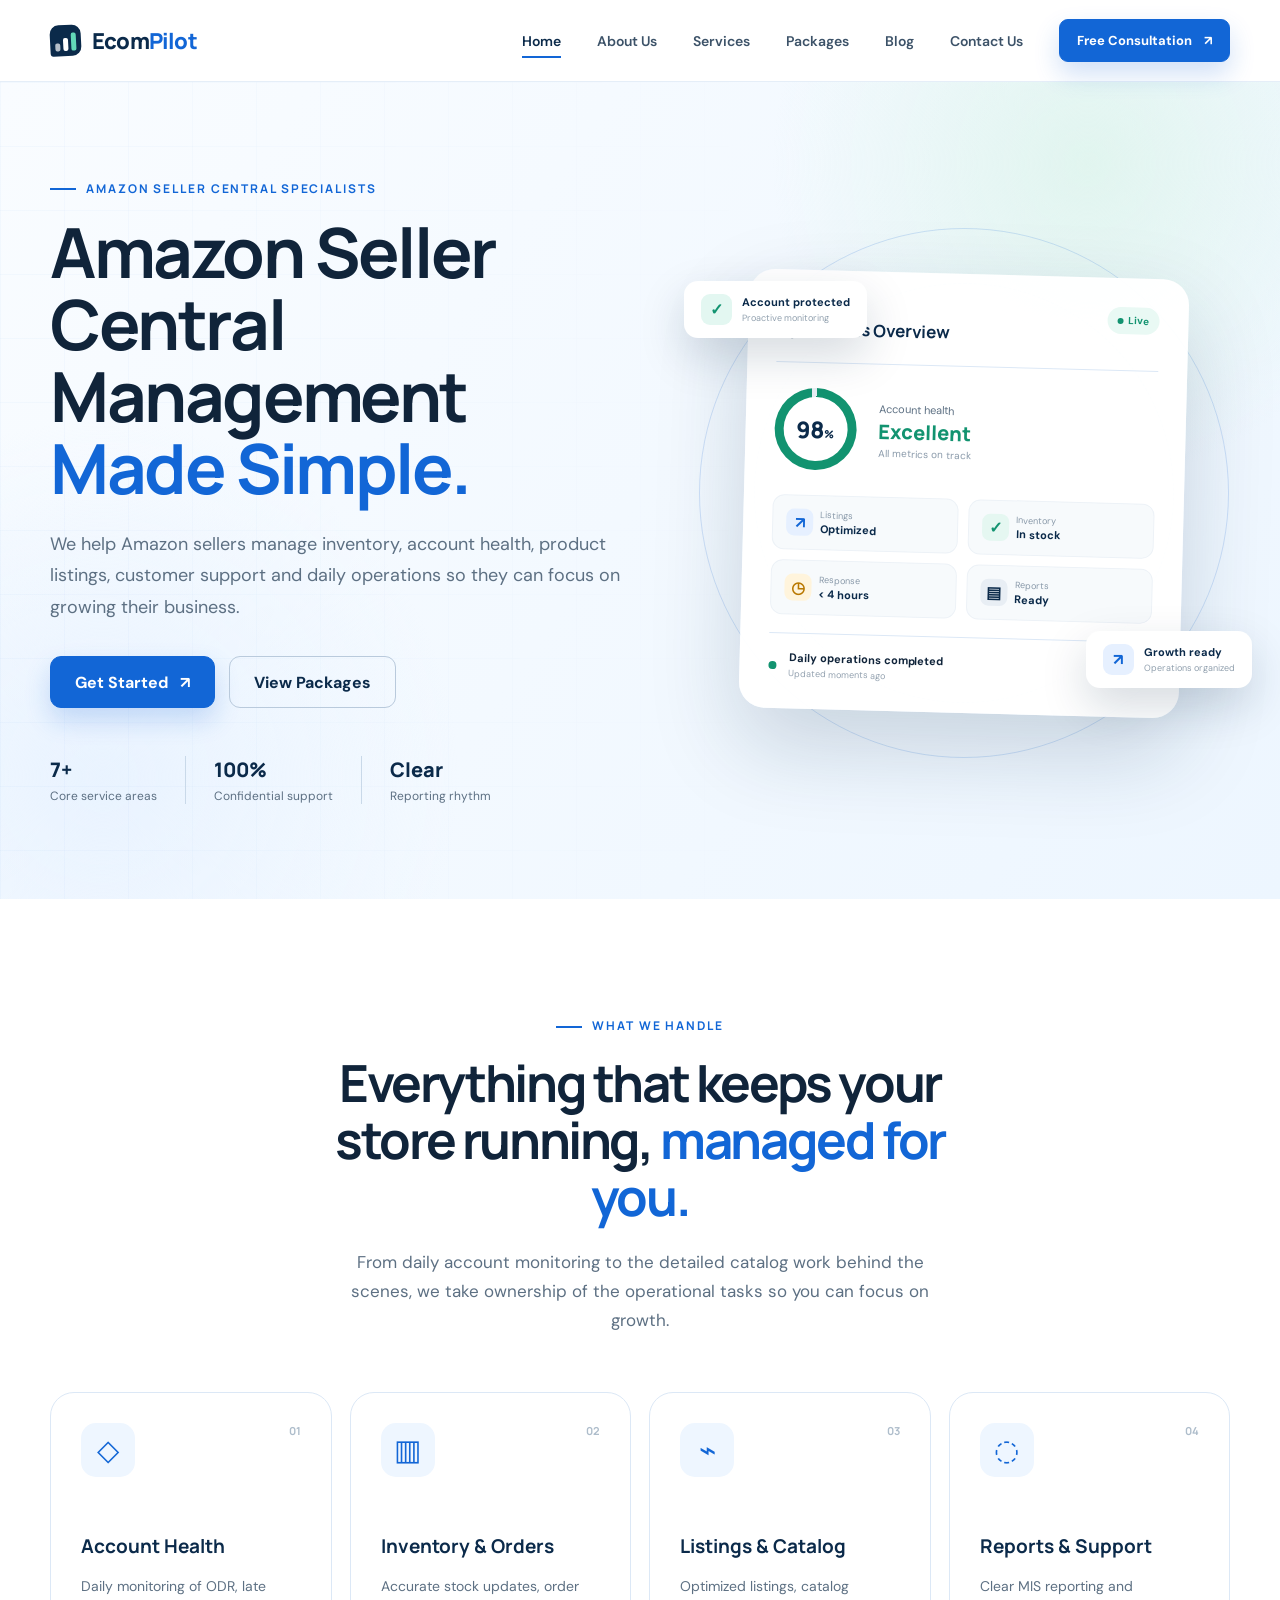
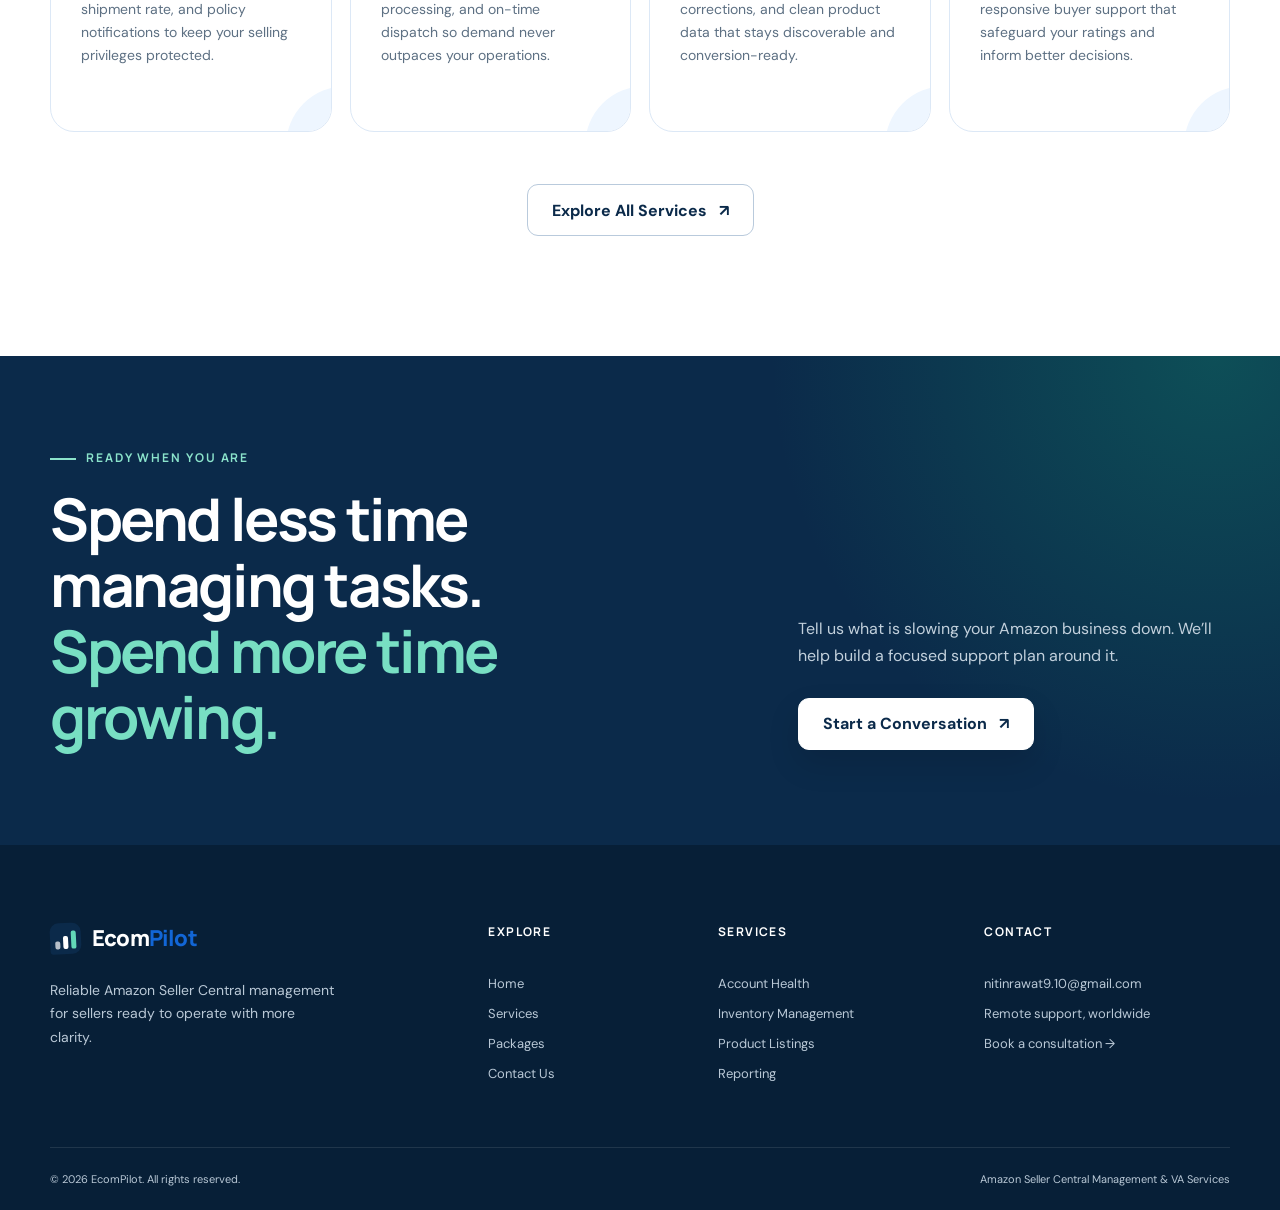
<file: index.html>
<!doctype html>
<html lang="en">
<head>
  <meta charset="utf-8">
  <meta name="viewport" content="width=device-width, initial-scale=1">
  <meta name="description" content="EcomPilot makes Amazon Seller Central management simple with expert support for account health, inventory, listings, customers, and daily operations.">
  <meta name="theme-color" content="#0b2a4a">
  <title>EcomPilot | Amazon Seller Central Management Made Simple</title>
  <link rel="preconnect" href="https://fonts.googleapis.com">
  <link rel="preconnect" href="https://fonts.gstatic.com" crossorigin>
  <link href="https://fonts.googleapis.com/css2?family=DM+Sans:wght@400;500;600;700&family=Manrope:wght@500;600;700;800&display=swap" rel="stylesheet">
  <link rel="stylesheet" href="styles.css">
  <script src="script.js" defer></script>
</head>
<body>
  <a class="skip-link" href="#main">Skip to content</a>
  <header class="site-header" data-header>
    <div class="container nav-wrap">
      <a class="brand" href="index.html" aria-label="EcomPilot home">
        <span class="brand-mark" aria-hidden="true"><span></span><span></span><span></span></span>
        <span>Ecom<span>Pilot</span></span>
      </a>
      <button class="nav-toggle" type="button" aria-label="Open navigation" aria-expanded="false" data-nav-toggle>
        <span></span><span></span><span></span>
      </button>
      <nav class="site-nav" aria-label="Main navigation" data-nav>
        <a class="active" href="index.html">Home</a>
        <a href="about.html">About Us</a>
        <a href="services.html">Services</a>
        <a href="packages.html">Packages</a>
        <a href="blog.html">Blog</a>
        <a href="contact.html">Contact Us</a>
        <a class="button button-small" href="contact.html">Free Consultation <span>↗</span></a>
      </nav>
    </div>
  </header>

  <main id="main">
    <section class="hero">
      <div class="hero-grid container">
        <div class="hero-copy reveal">
          <div class="eyebrow"><span></span> Amazon Seller Central Specialists</div>
          <h1>Amazon Seller Central Management <em>Made Simple.</em></h1>
          <p>We help Amazon sellers manage inventory, account health, product listings, customer support and daily operations so they can focus on growing their business.</p>
          <div class="button-row">
            <a class="button" href="contact.html">Get Started <span>↗</span></a>
            <a class="button button-ghost" href="packages.html">View Packages</a>
          </div>
          <div class="hero-proof" aria-label="Service benefits">
            <div><strong>7+</strong><span>Core service areas</span></div>
            <div><strong>100%</strong><span>Confidential support</span></div>
            <div><strong>Clear</strong><span>Reporting rhythm</span></div>
          </div>
        </div>

        <div class="hero-visual reveal delay-1" aria-label="Amazon operations overview illustration">
          <div class="orbit orbit-one"></div>
          <div class="orbit orbit-two"></div>
          <div class="dashboard-card">
            <div class="dash-head">
              <div><small>SELLER CENTRAL</small><strong>Operations Overview</strong></div>
              <span class="live-dot">Live</span>
            </div>
            <div class="health-score">
              <div class="score-ring"><span>98<small>%</small></span></div>
              <div><small>Account health</small><strong>Excellent</strong><span>All metrics on track</span></div>
            </div>
            <div class="metric-grid">
              <div><span class="metric-icon blue">↗</span><small>Listings</small><strong>Optimized</strong></div>
              <div><span class="metric-icon green">✓</span><small>Inventory</small><strong>In stock</strong></div>
              <div><span class="metric-icon gold">◷</span><small>Response</small><strong>&lt; 4 hours</strong></div>
              <div><span class="metric-icon navy">▤</span><small>Reports</small><strong>Ready</strong></div>
            </div>
            <div class="activity-line"><span></span><div><strong>Daily operations completed</strong><small>Updated moments ago</small></div><b>12/12</b></div>
          </div>
          <div class="float-card float-card-one"><span>✓</span><div><strong>Account protected</strong><small>Proactive monitoring</small></div></div>
          <div class="float-card float-card-two"><span>↗</span><div><strong>Growth ready</strong><small>Operations organized</small></div></div>
        </div>
      </div>
    </section>

    <section class="section who-section">
      <div class="container">
        <div class="section-heading centered reveal">
          <div class="eyebrow"><span></span> What We Handle</div>
          <h2>Everything that keeps your store running, <em>managed for you.</em></h2>
          <p>From daily account monitoring to the detailed catalog work behind the scenes, we take ownership of the operational tasks so you can focus on growth.</p>
        </div>
        <div class="feature-grid">
          <article class="feature-card reveal">
            <span class="feature-number">01</span><div class="feature-icon">◇</div>
            <h3>Account Health</h3><p>Daily monitoring of ODR, late shipment rate, and policy notifications to keep your selling privileges protected.</p>
          </article>
          <article class="feature-card reveal delay-1">
            <span class="feature-number">02</span><div class="feature-icon">▥</div>
            <h3>Inventory &amp; Orders</h3><p>Accurate stock updates, order processing, and on-time dispatch so demand never outpaces your operations.</p>
          </article>
          <article class="feature-card reveal delay-2">
            <span class="feature-number">03</span><div class="feature-icon">⌁</div>
            <h3>Listings &amp; Catalog</h3><p>Optimized listings, catalog corrections, and clean product data that stays discoverable and conversion-ready.</p>
          </article>
          <article class="feature-card reveal delay-3">
            <span class="feature-number">04</span><div class="feature-icon">◌</div>
            <h3>Reports &amp; Support</h3><p>Clear MIS reporting and responsive buyer support that safeguard your ratings and inform better decisions.</p>
          </article>
        </div>
        <div class="section-cta reveal delay-1">
          <a class="button button-ghost" href="services.html">Explore All Services <span>↗</span></a>
        </div>
      </div>
    </section>

    <section class="cta-section">
      <div class="container cta-inner reveal">
        <div><div class="eyebrow light"><span></span> Ready When You Are</div><h2>Spend less time managing tasks.<br><em>Spend more time growing.</em></h2></div>
        <div><p>Tell us what is slowing your Amazon business down. We’ll help build a focused support plan around it.</p><a class="button button-light" href="contact.html">Start a Conversation <span>↗</span></a></div>
      </div>
    </section>
  </main>

  <footer class="site-footer">
    <div class="container footer-grid">
      <div class="footer-brand"><a class="brand brand-light" href="index.html"><span class="brand-mark" aria-hidden="true"><span></span><span></span><span></span></span><span>Ecom<span>Pilot</span></span></a><p>Reliable Amazon Seller Central management for sellers ready to operate with more clarity.</p></div>
      <div><h3>Explore</h3><a href="index.html">Home</a><a href="services.html">Services</a><a href="packages.html">Packages</a><a href="contact.html">Contact Us</a></div>
      <div><h3>Services</h3><a href="services.html">Account Health</a><a href="services.html">Inventory Management</a><a href="services.html">Product Listings</a><a href="services.html">Reporting</a></div>
      <div><h3>Contact</h3><a href="mailto:nitinrawat9.10@gmail.com">nitinrawat9.10@gmail.com</a><span>Remote support, worldwide</span><a href="contact.html">Book a consultation →</a></div>
    </div>
    <div class="container footer-bottom"><span>© <span data-year></span> EcomPilot. All rights reserved.</span><span>Amazon Seller Central Management &amp; VA Services</span></div>
  </footer>
</body>
</html>
</file>
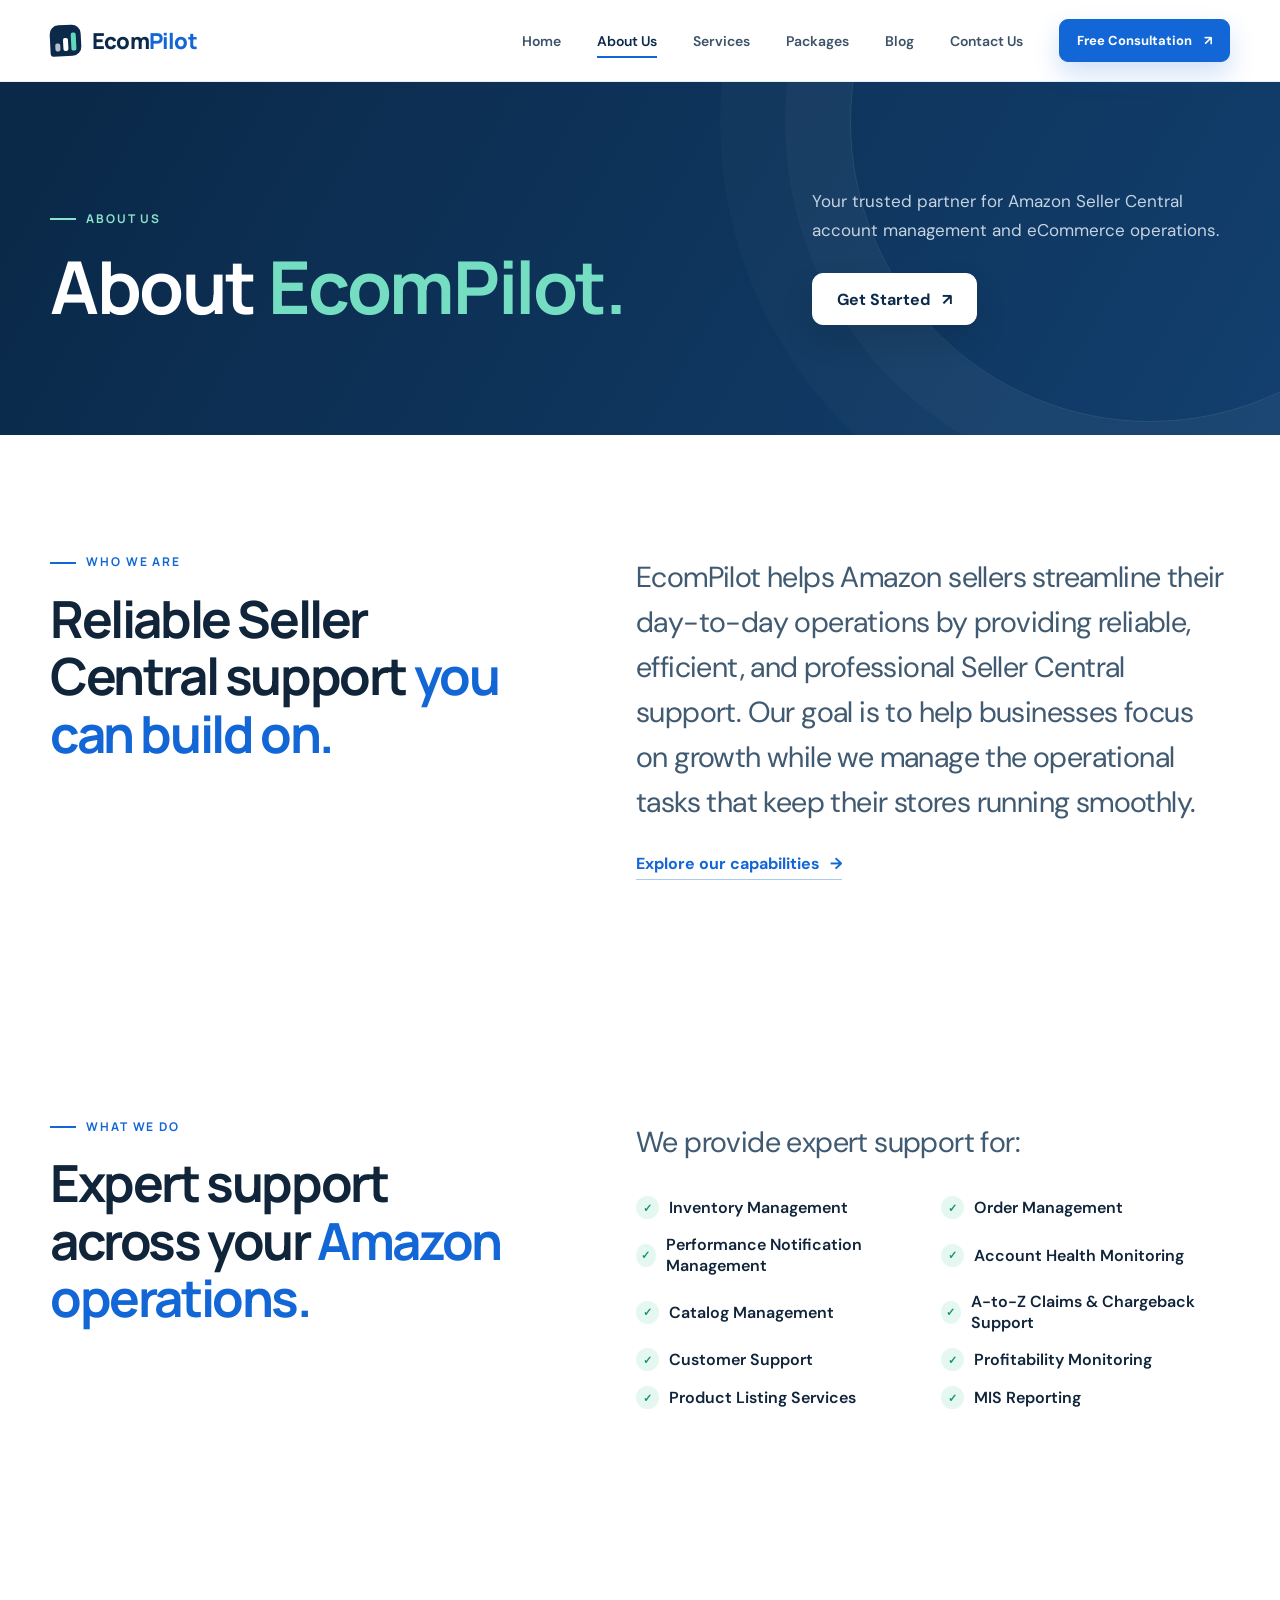
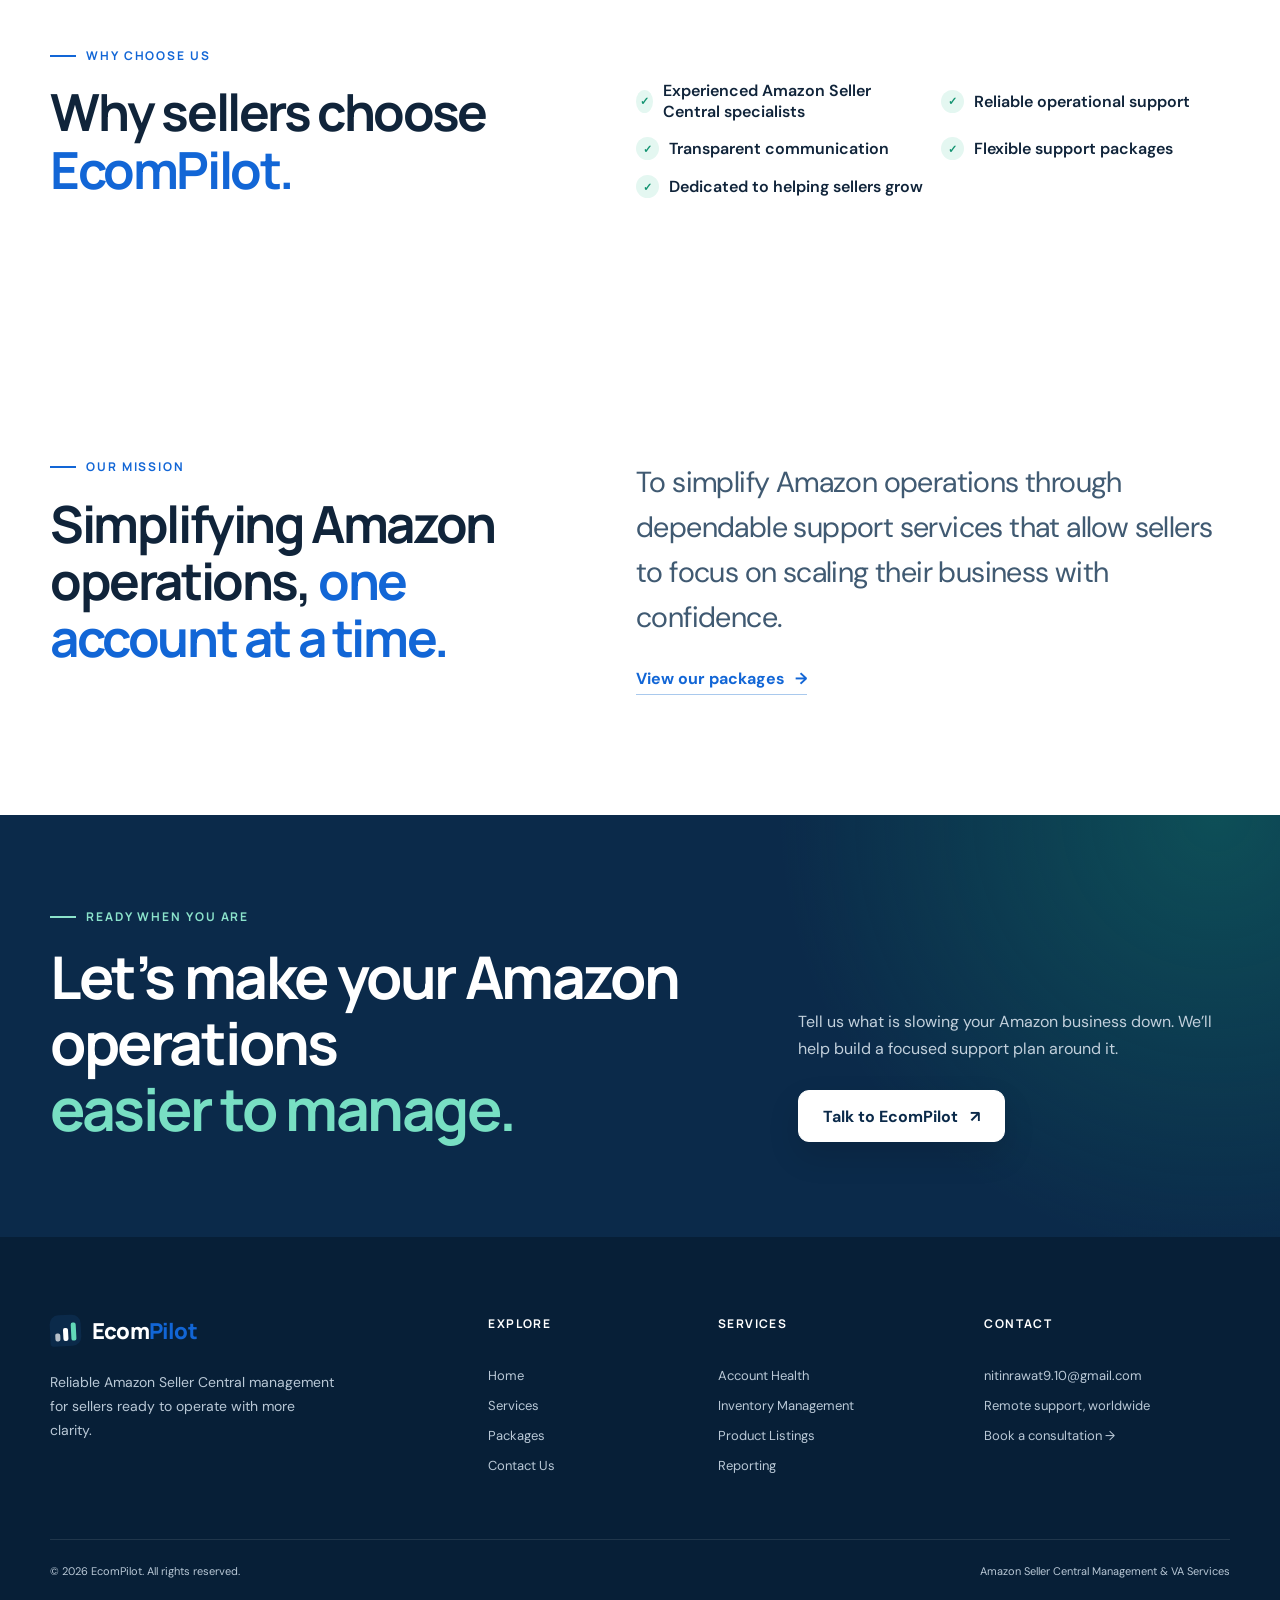
<file: about.html>
<!doctype html>
<html lang="en">
<head>
  <meta charset="utf-8"><meta name="viewport" content="width=device-width, initial-scale=1">
  <meta name="description" content="Learn about EcomPilot, your trusted partner for Amazon Seller Central account management and eCommerce operations.">
  <meta name="theme-color" content="#0b2a4a"><title>About EcomPilot | Amazon Seller Central Management</title>
  <link rel="preconnect" href="https://fonts.googleapis.com"><link rel="preconnect" href="https://fonts.gstatic.com" crossorigin><link href="https://fonts.googleapis.com/css2?family=DM+Sans:wght@400;500;600;700&family=Manrope:wght@500;600;700;800&display=swap" rel="stylesheet">
  <link rel="stylesheet" href="styles.css"><script src="script.js" defer></script>
</head>
<body>
  <a class="skip-link" href="#main">Skip to content</a>
  <header class="site-header" data-header><div class="container nav-wrap"><a class="brand" href="index.html" aria-label="EcomPilot home"><span class="brand-mark" aria-hidden="true"><span></span><span></span><span></span></span><span>Ecom<span>Pilot</span></span></a><button class="nav-toggle" type="button" aria-label="Open navigation" aria-expanded="false" data-nav-toggle><span></span><span></span><span></span></button><nav class="site-nav" aria-label="Main navigation" data-nav><a href="index.html">Home</a><a class="active" href="about.html">About Us</a><a href="services.html">Services</a><a href="packages.html">Packages</a><a href="blog.html">Blog</a><a href="contact.html">Contact Us</a><a class="button button-small" href="contact.html">Free Consultation <span>↗</span></a></nav></div></header>
  <main id="main">
    <section class="page-hero"><div class="container page-hero-grid"><div class="reveal"><div class="eyebrow light"><span></span> About Us</div><h1>About <em>EcomPilot.</em></h1></div><div class="reveal delay-1"><p>Your trusted partner for Amazon Seller Central account management and eCommerce operations.</p><a class="button button-light" href="contact.html">Get Started <span>↗</span></a></div></div><div class="page-hero-pattern"></div></section>

    <section class="section who-section"><div class="container split-grid"><div class="section-heading reveal"><div class="eyebrow"><span></span> Who We Are</div><h2>Reliable Seller Central support <em>you can build on.</em></h2></div><div class="large-copy reveal delay-1"><p>EcomPilot helps Amazon sellers streamline their day-to-day operations by providing reliable, efficient, and professional Seller Central support. Our goal is to help businesses focus on growth while we manage the operational tasks that keep their stores running smoothly.</p><a class="text-link" href="services.html">Explore our capabilities <span>→</span></a></div></div></section>

    <section class="section"><div class="container split-grid"><div class="section-heading reveal"><div class="eyebrow"><span></span> What We Do</div><h2>Expert support across your <em>Amazon operations.</em></h2></div><div class="large-copy reveal delay-1"><p>We provide expert support for:</p><ul class="check-list"><li><span>✓</span> Inventory Management</li><li><span>✓</span> Order Management</li><li><span>✓</span> Performance Notification Management</li><li><span>✓</span> Account Health Monitoring</li><li><span>✓</span> Catalog Management</li><li><span>✓</span> A-to-Z Claims &amp; Chargeback Support</li><li><span>✓</span> Customer Support</li><li><span>✓</span> Profitability Monitoring</li><li><span>✓</span> Product Listing Services</li><li><span>✓</span> MIS Reporting</li></ul></div></div></section>

    <section class="section why-section"><div class="container split-grid"><div class="section-heading reveal"><div class="eyebrow"><span></span> Why Choose Us</div><h2>Why sellers choose <em>EcomPilot.</em></h2></div><div class="large-copy reveal delay-1"><ul class="check-list"><li><span>✓</span> Experienced Amazon Seller Central specialists</li><li><span>✓</span> Reliable operational support</li><li><span>✓</span> Transparent communication</li><li><span>✓</span> Flexible support packages</li><li><span>✓</span> Dedicated to helping sellers grow</li></ul></div></div></section>

    <section class="section who-section"><div class="container split-grid"><div class="section-heading reveal"><div class="eyebrow"><span></span> Our Mission</div><h2>Simplifying Amazon operations, <em>one account at a time.</em></h2></div><div class="large-copy reveal delay-1"><p>To simplify Amazon operations through dependable support services that allow sellers to focus on scaling their business with confidence.</p><a class="text-link" href="packages.html">View our packages <span>→</span></a></div></div></section>

    <section class="cta-section"><div class="container cta-inner reveal"><div><div class="eyebrow light"><span></span> Ready When You Are</div><h2>Let’s make your Amazon operations<br><em>easier to manage.</em></h2></div><div><p>Tell us what is slowing your Amazon business down. We’ll help build a focused support plan around it.</p><a class="button button-light" href="contact.html">Talk to EcomPilot <span>↗</span></a></div></div></section>
  </main>
  <footer class="site-footer"><div class="container footer-grid"><div class="footer-brand"><a class="brand brand-light" href="index.html"><span class="brand-mark" aria-hidden="true"><span></span><span></span><span></span></span><span>Ecom<span>Pilot</span></span></a><p>Reliable Amazon Seller Central management for sellers ready to operate with more clarity.</p></div><div><h3>Explore</h3><a href="index.html">Home</a><a href="services.html">Services</a><a href="packages.html">Packages</a><a href="contact.html">Contact Us</a></div><div><h3>Services</h3><a href="services.html">Account Health</a><a href="services.html">Inventory Management</a><a href="services.html">Product Listings</a><a href="services.html">Reporting</a></div><div><h3>Contact</h3><a href="mailto:nitinrawat9.10@gmail.com">nitinrawat9.10@gmail.com</a><span>Remote support, worldwide</span><a href="contact.html">Book a consultation →</a></div></div><div class="container footer-bottom"><span>© <span data-year></span> EcomPilot. All rights reserved.</span><span>Amazon Seller Central Management &amp; VA Services</span></div></footer>
</body></html>
</file>
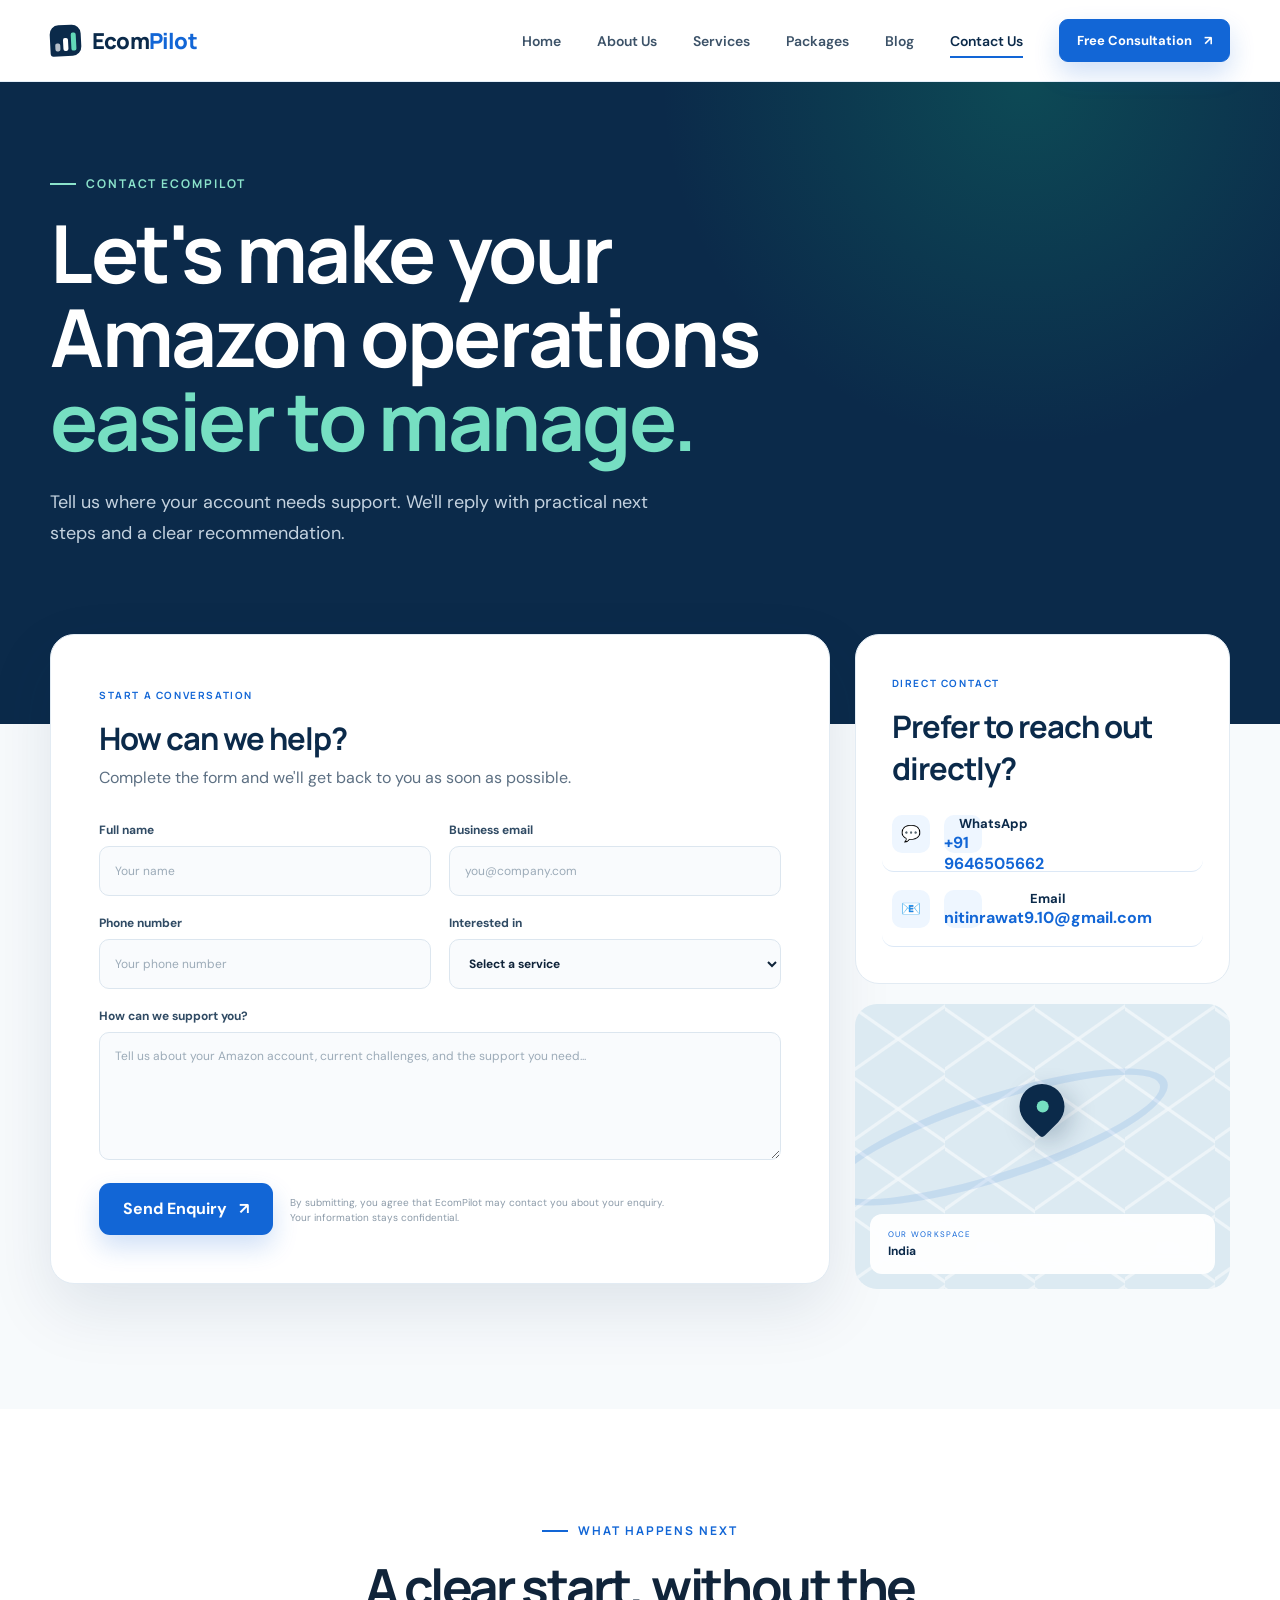
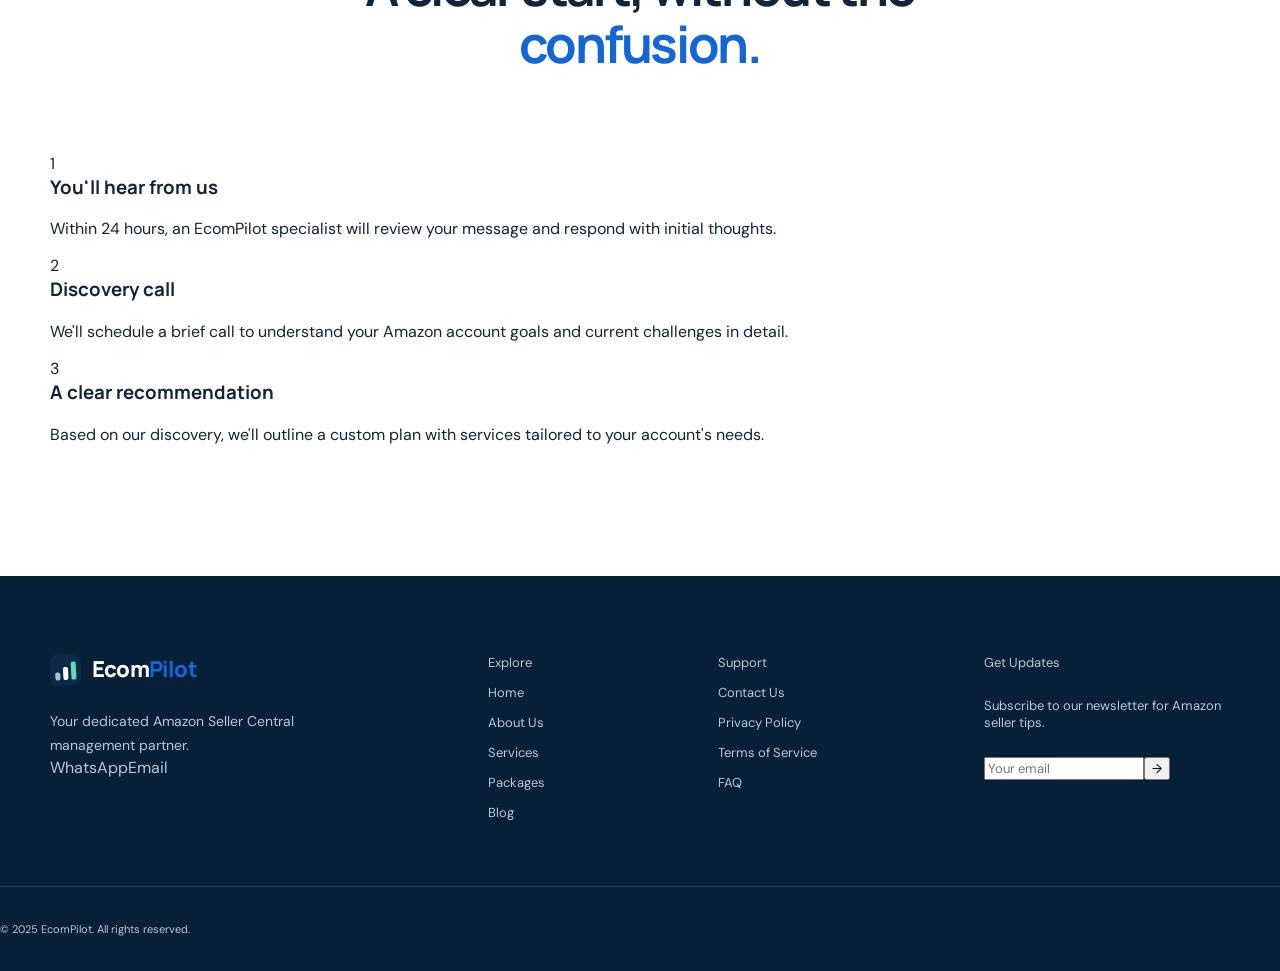
<file: contact.html>
<!doctype html>
<html lang="en">
<head>
  <meta charset="utf-8"><meta name="viewport" content="width=device-width, initial-scale=1"><meta name="description" content="Contact EcomPilot for a free consultation about Amazon Seller Central management. Get in touch with our team.">
  <link rel="preconnect" href="https://fonts.googleapis.com"><link rel="preconnect" href="https://fonts.gstatic.com" crossorigin><link href="https://fonts.googleapis.com/css2?family=DM+Sans:wght@400;500;600;700&family=Manrope:wght@500;600;700;800&display=swap" rel="stylesheet">
  <link rel="stylesheet" href="styles.css">
  <title>Contact EcomPilot | Amazon Seller Support</title>
  <style>
    .form-message {
      padding: 16px 20px;
      margin-bottom: 24px;
      border-radius: 8px;
      font-size: 14px;
      animation: slideIn 0.3s ease-out;
    }
    @keyframes slideIn {
      from {
        opacity: 0;
        transform: translateY(-10px);
      }
      to {
        opacity: 1;
        transform: translateY(0);
      }
    }
    .form-success {
      background-color: #e8f5e9;
      border-left: 4px solid #4caf50;
      color: #2e7d32;
    }
  </style>
</head>
<body>
  <a class="skip-link" href="#main">Skip to content</a><header class="site-header" data-header><div class="container nav-wrap"><a class="brand" href="index.html" aria-label="EcomPilot home"><span class="brand-mark" aria-hidden="true"><span></span><span></span><span></span></span><span>Ecom<span>Pilot</span></span></a><button class="nav-toggle" type="button" aria-label="Open navigation" aria-expanded="false" data-nav-toggle><span></span><span></span><span></span></button><nav class="site-nav" aria-label="Main navigation" data-nav><a href="index.html">Home</a><a href="about.html">About Us</a><a href="services.html">Services</a><a href="packages.html">Packages</a><a href="blog.html">Blog</a><a class="active" href="contact.html">Contact Us</a><a class="button button-small" href="#contact-form">Free Consultation <span>↗</span></a></nav></div></header>
  <main id="main">
    <section class="contact-hero"><div class="container"><div class="contact-title reveal"><div class="eyebrow light"><span></span> Contact EcomPilot</div><h1>Let's make your Amazon operations <em>easier to manage.</em></h1><p>Tell us where your account needs support. We'll reply with practical next steps and a clear recommendation.</p></div></div></section>
    <section class="contact-main"><div class="container contact-grid">
      <div class="contact-form-card reveal" id="contact-form"><div class="form-heading"><span>START A CONVERSATION</span><h2>How can we help?</h2><p>Complete the form and we'll get back to you as soon as possible.</p></div>
        <div class="form-message form-success" id="successMessage" style="display: none;">
          <strong>✓ Thank you!</strong> Opening WhatsApp to connect with us...
        </div>
        <form id="contactForm" onsubmit="handleContactForm(event)">
          <div class="field-row"><label>Full name<input type="text" id="name" name="name" autocomplete="name" placeholder="Your name" required></label><label>Business email<input type="email" id="email" name="email" autocomplete="email" placeholder="you@company.com" required></label></div>
          <div class="field-row"><label>Phone number<input type="tel" id="phone" name="phone" autocomplete="tel" placeholder="Your phone number"></label><label>Interested in<select id="package" name="package" required><option value="">Select a service</option><option value="basic">Basic Package</option><option value="standard">Standard Package</option><option value="premium">Premium Package</option><option value="custom">Custom Package</option><option value="services">Individual Services</option></select></label></div>
          <label>How can we support you?<textarea id="message" name="message" rows="6" placeholder="Tell us about your Amazon account, current challenges, and the support you need..." required></textarea></label>
          <button class="button form-submit" type="submit" id="submitBtn">Send Enquiry <span>↗</span></button><p class="form-note">By submitting, you agree that EcomPilot may contact you about your enquiry. Your information stays confidential.</p>
        </form>
      </div>
      <aside class="contact-aside reveal delay-1"><div class="contact-info-card"><span class="info-label">DIRECT CONTACT</span><h2>Prefer to reach out directly?</h2><a class="contact-method" href="https://wa.me/919646505662?text=Hi%20EcomPilot%2C%20I%20need%20help%20with%20my%20Amazon%20account." target="_blank" rel="noopener noreferrer"><span class="contact-icon">💬</span><span class="contact-text"><strong>WhatsApp</strong><span>+91 9646505662</span></span></a><a class="contact-method" href="mailto:nitinrawat9.10@gmail.com?subject=Amazon%20Seller%20Support%20Inquiry"><span class="contact-icon">📧</span><span class="contact-text"><strong>Email</strong><span>nitinrawat9.10@gmail.com</span></span></a></div>
        <div class="map-card" aria-label="Google Maps location placeholder"><div class="map-grid-lines"></div><div class="map-pin"><span></span></div><div class="map-caption"><div><small>OUR WORKSPACE</small><strong>India</strong></div></div></div>
      </aside>
    </div></section>
    <section class="contact-bottom"><div class="container"><div class="section-heading centered reveal"><div class="eyebrow"><span></span> What Happens Next</div><h2>A clear start, without the <em>confusion.</em></h2></div><div class="steps-grid reveal delay-1"><div class="step-card"><div class="step-number">1</div><h3>You'll hear from us</h3><p>Within 24 hours, an EcomPilot specialist will review your message and respond with initial thoughts.</p></div><div class="step-card"><div class="step-number">2</div><h3>Discovery call</h3><p>We'll schedule a brief call to understand your Amazon account goals and current challenges in detail.</p></div><div class="step-card"><div class="step-number">3</div><h3>A clear recommendation</h3><p>Based on our discovery, we'll outline a custom plan with services tailored to your account's needs.</p></div></div></div></section>
  </main>
  <footer class="site-footer"><div class="container footer-grid"><div class="footer-brand"><a class="brand brand-light" href="index.html"><span class="brand-mark" aria-hidden="true"><span></span><span></span><span></span></span><span>Ecom<span>Pilot</span></span></a><p>Your dedicated Amazon Seller Central management partner.</p><div class="social-links"><a href="https://wa.me/919646505662" target="_blank" rel="noopener noreferrer" aria-label="WhatsApp">WhatsApp</a><a href="mailto:nitinrawat9.10@gmail.com" aria-label="Email">Email</a></div></div><div class="footer-column"><span class="footer-label">Explore</span><a href="index.html">Home</a><a href="about.html">About Us</a><a href="services.html">Services</a><a href="packages.html">Packages</a><a href="blog.html">Blog</a></div><div class="footer-column"><span class="footer-label">Support</span><a href="contact.html">Contact Us</a><a href="#">Privacy Policy</a><a href="#">Terms of Service</a><a href="#">FAQ</a></div><div class="footer-newsletter"><span class="footer-label">Get Updates</span><p>Subscribe to our newsletter for Amazon seller tips.</p><form class="newsletter-form" id="newsletterForm"><input type="email" placeholder="Your email" required><button type="submit" aria-label="Subscribe">→</button></form></div></div><div class="footer-bottom"><p>&copy; 2025 EcomPilot. All rights reserved.</p></div></footer>
  <script src="script.js" defer></script>
  <script defer>
    // Handle contact form - NO server submission, just open WhatsApp/Email
    function handleContactForm(event) {
      event.preventDefault();
      
      const name = document.getElementById('name').value;
      const email = document.getElementById('email').value;
      const phone = document.getElementById('phone').value;
      const package_type = document.getElementById('package').value;
      const message = document.getElementById('message').value;
      
      // Show success message
      const successMessage = document.getElementById('successMessage');
      successMessage.style.display = 'block';
      
      // Create WhatsApp message
      const whatsappMessage = encodeURIComponent(
        `Hello EcomPilot,\n\n` +
        `I'm interested in your services.\n\n` +
        `📝 My Details:\n` +
        `Name: ${name}\n` +
        `Email: ${email}\n` +
        `Phone: ${phone}\n` +
        `Package Interest: ${package_type}\n\n` +
        `Message: ${message}`
      );
      
      // Wait and open WhatsApp
      setTimeout(() => {
        window.open(`https://wa.me/919646505662?text=${whatsappMessage}`, '_blank');
        
        // Reset form
        document.getElementById('contactForm').reset();
        successMessage.style.display = 'none';
      }, 800);
    }

    // Newsletter form handler
    const newsletterForm = document.getElementById('newsletterForm');
    if (newsletterForm) {
      newsletterForm.addEventListener('submit', function(e) {
        e.preventDefault();
        const email = this.querySelector('input[type="email"]').value;
        console.log('Newsletter signup:', email);
      });
    }
  </script>
</body>
</html>
</file>
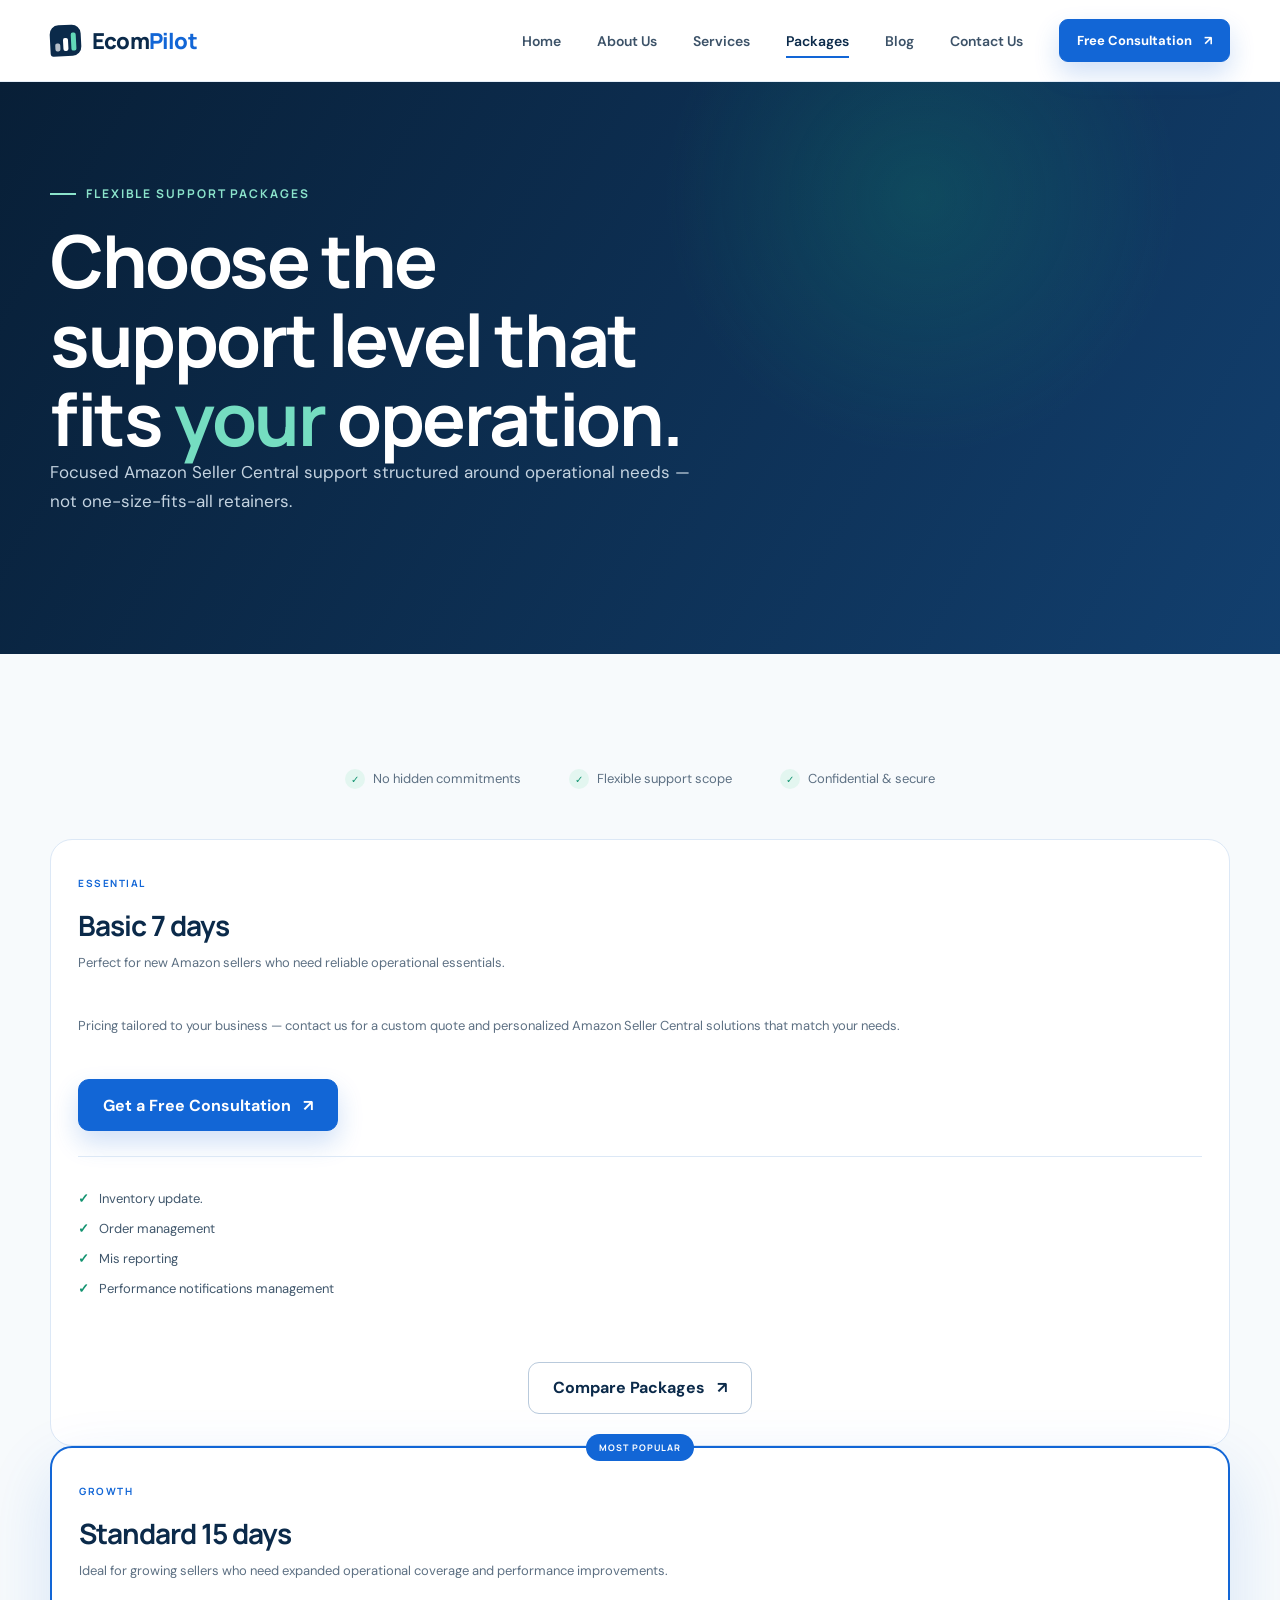
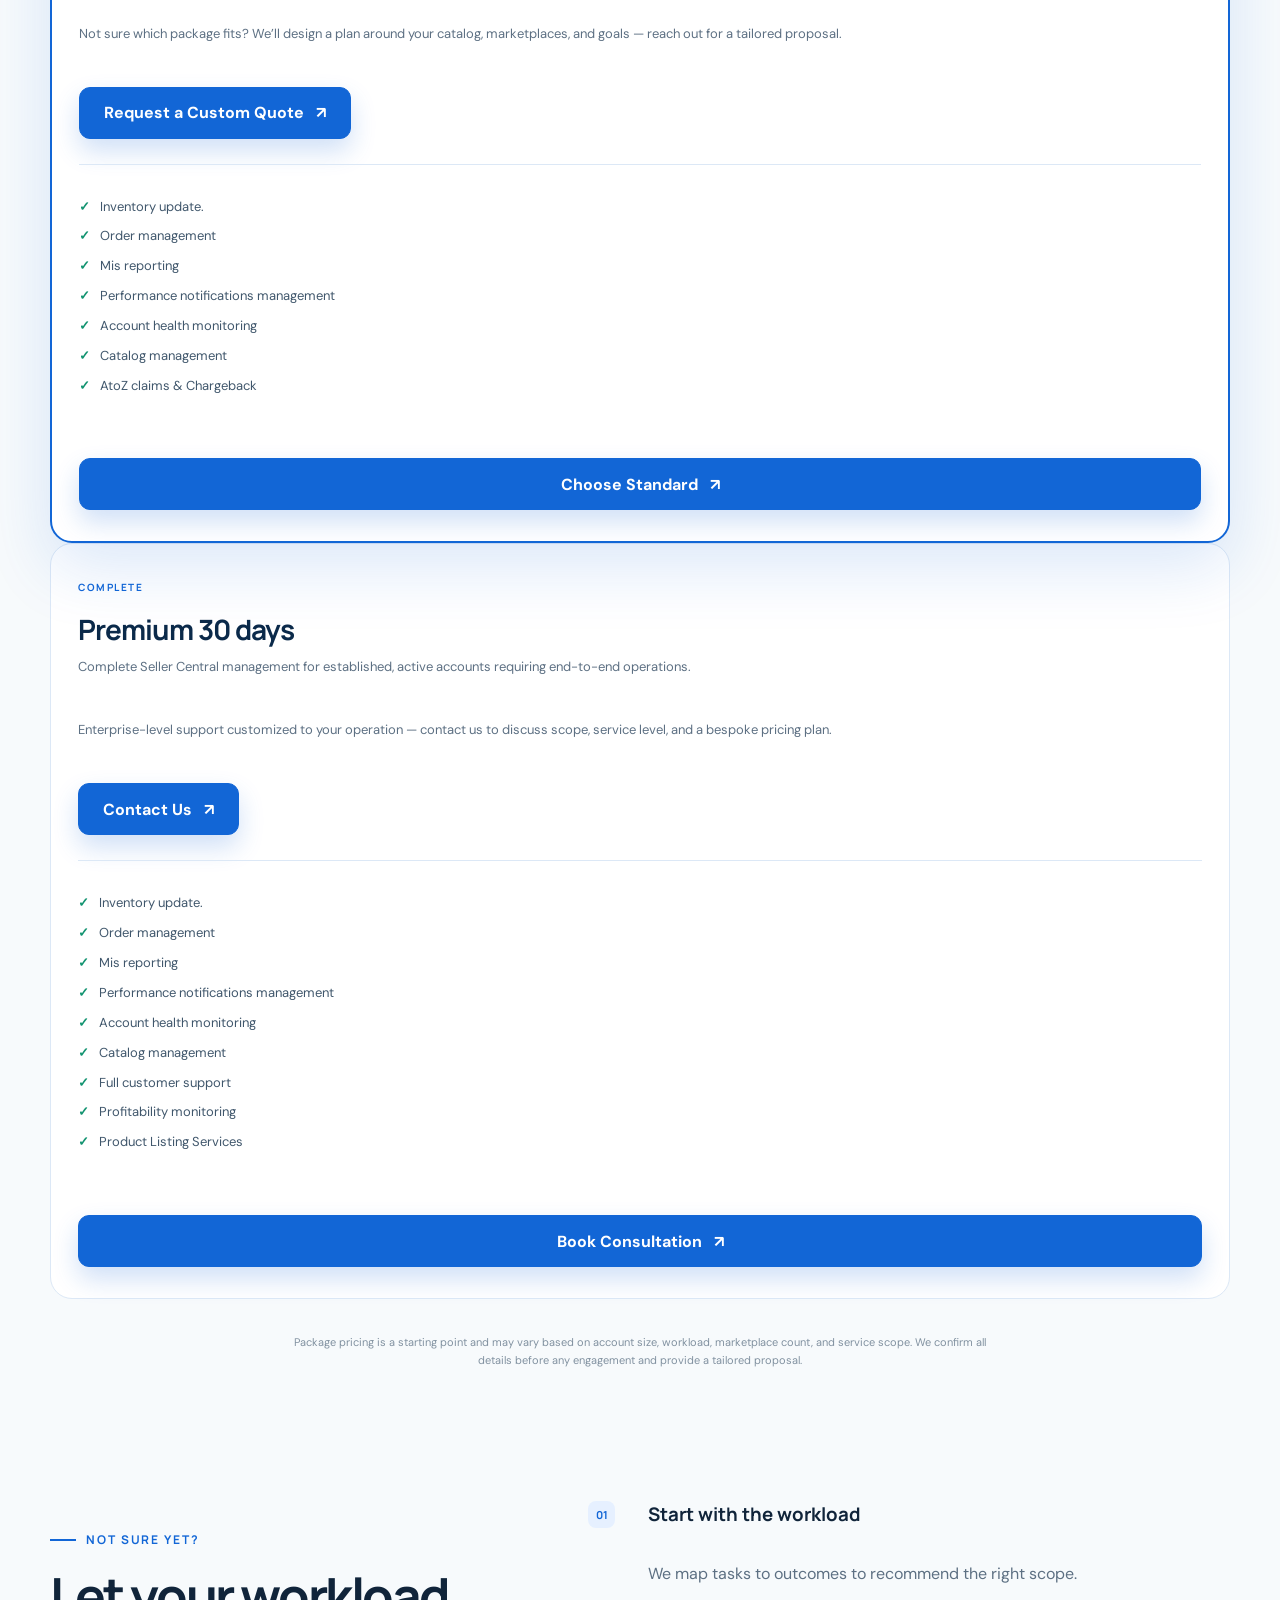
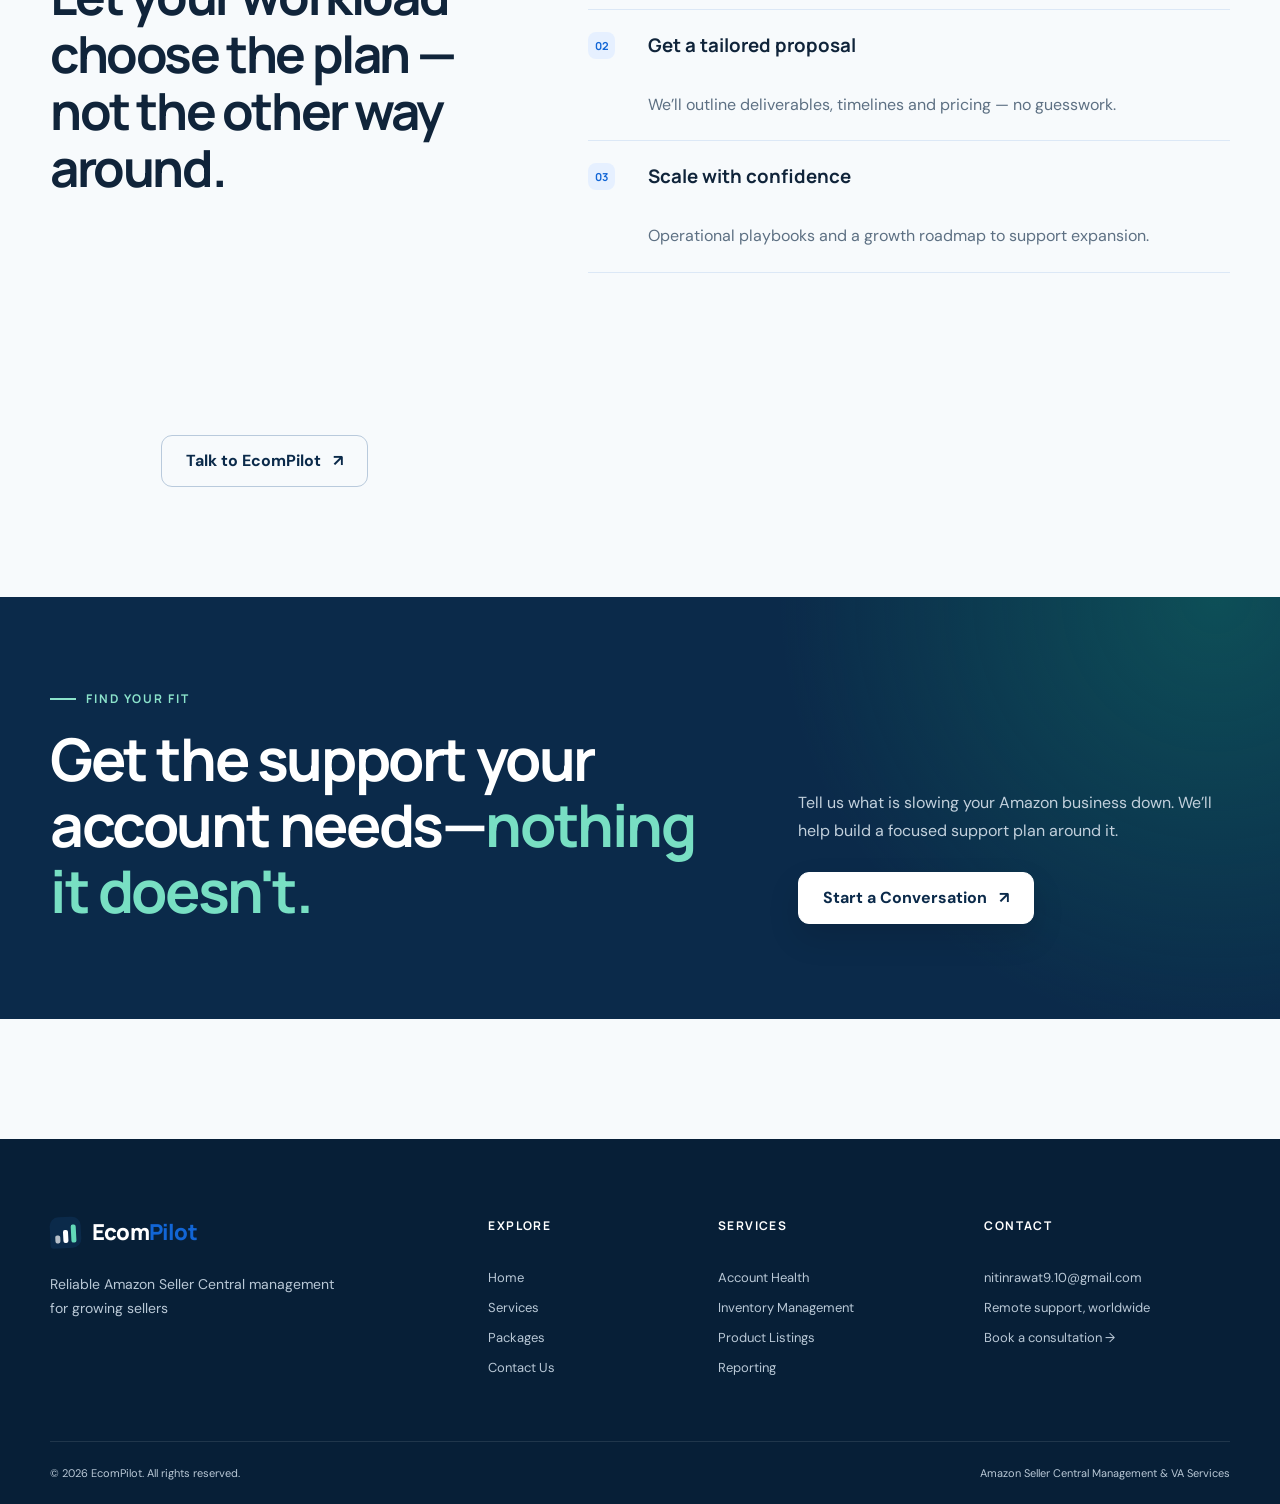
<file: packages.html>
<!doctype html>
<html lang="en">
<head>
  <meta charset="utf-8"><meta name="viewport" content="width=device-width, initial-scale=1"><meta name="description" content="Compare flexible Amazon Seller Central management packages from EcomPilot for new, growing, and established sellers.">
  <link rel="preconnect" href="https://fonts.googleapis.com"><link rel="preconnect" href="https://fonts.gstatic.com" crossorigin><link href="https://fonts.googleapis.com/css2?family=DM+Sans:wght@400;500;600;700&family=Manrope:wght@500;600;700;800&display=swap" rel="stylesheet"><link rel="stylesheet" href="styles.css"><script src="script.js" defer></script>
</head>
<body>
  <a class="skip-link" href="#main">Skip to content</a><header class="site-header" data-header><div class="container nav-wrap"><a class="brand" href="index.html" aria-label="EcomPilot home"><span class="brand-mark" aria-hidden="true"><span></span><span></span><span></span></span><span>Ecom<span>Pilot</span></span></a><button class="nav-toggle" type="button" aria-label="Open navigation" aria-expanded="false" data-nav-toggle><span></span><span></span><span></span></button><nav class="site-nav" aria-label="Main navigation" data-nav><a href="index.html">Home</a><a href="about.html">About Us</a><a href="services.html">Services</a><a class="active" href="packages.html">Packages</a><a href="blog.html">Blog</a><a href="contact.html">Contact Us</a><a class="button button-small" href="contact.html">Free Consultation <span>↗</span></a></nav></div></header>
  <main id="main">
    <section class="page-hero packages-hero"><div class="container page-hero-grid"><div class="reveal"><div class="eyebrow light"><span></span> Flexible Support Packages</div><h1>Choose the support level that fits <em>your</em> operation.</h1><p class="lead">Focused Amazon Seller Central support structured around operational needs — not one-size-fits-all retainers.</p></div></div></section>
    <section class="section pricing-section" id="pricing"><div class="container"><div class="pricing-note reveal"><span>No hidden commitments</span><span>Flexible support scope</span><span>Confidential &amp; secure</span></div>

      <article class="price-card reveal"><div class="price-head"><span class="plan-label">ESSENTIAL</span><h2>Basic <span class="duration">7 days</span></h2><p>Perfect for new Amazon sellers who need reliable operational essentials.</p>

        <!-- REPLACED PRICE: ESSENTIAL -->
        <div class="price-cta">
          <p>Pricing tailored to your business — contact us for a custom quote and personalized Amazon Seller Central solutions that match your needs.</p>
          <a class="button" href="contact.html">Get a Free Consultation <span>↗</span></a>
        </div>
      </div>

      <ul>
        <li>Inventory update.</li>
        <li>Order management</li>
        <li>Mis reporting</li>
        <li>Performance notifications management</li>
      </ul>
      <div class="section-cta"><a class="button button-ghost" href="contact.html?package=basic">Compare Packages <span>↗</span></a></div>
      </article>

      <article class="price-card featured reveal delay-1"><div class="popular-label">MOST POPULAR</div><div class="price-head"><span class="plan-label">GROWTH</span><h2>Standard <span class="duration">15 days</span></h2><p>Ideal for growing sellers who need expanded operational coverage and performance improvements.</p>

        <!-- REPLACED PRICE: GROWTH -->
        <div class="price-cta">
          <p>Not sure which package fits? We’ll design a plan around your catalog, marketplaces, and goals — reach out for a tailored proposal.</p>
          <a class="button" href="contact.html">Request a Custom Quote <span>↗</span></a>
        </div>
      </div>

      <ul>
        <li>Inventory update.</li>
        <li>Order management</li>
        <li>Mis reporting</li>
        <li>Performance notifications management</li>
        <li>Account health monitoring</li>
        <li>Catalog management</li>
        <li>AtoZ claims &amp; Chargeback</li>
      </ul>
      <div class="section-cta"><a class="button full-button" href="contact.html?package=standard">Choose Standard <span>↗</span></a></div>
      </article>

      <article class="price-card reveal delay-2"><div class="price-head"><span class="plan-label">COMPLETE</span><h2>Premium <span class="duration">30 days</span></h2><p>Complete Seller Central management for established, active accounts requiring end-to-end operations.</p>

        <!-- REPLACED PRICE: COMPLETE -->
        <div class="price-cta">
          <p>Enterprise-level support customized to your operation — contact us to discuss scope, service level, and a bespoke pricing plan.</p>
          <a class="button" href="contact.html">Contact Us <span>↗</span></a>
        </div>
      </div>

      <ul>
        <li>Inventory update.</li>
        <li>Order management</li>
        <li>Mis reporting</li>
        <li>Performance notifications management</li>
        <li>Account health monitoring</li>
        <li>Catalog management</li>
        <li>Full customer support</li>
        <li>Profitability monitoring</li>
        <li>Product Listing Services</li>
      </ul>
      <div class="section-cta"><a class="button full-button" href="contact.html?package=premium">Book Consultation <span>↗</span></a></div>
      </article>

    </div>

    <p class="pricing-disclaimer reveal">Package pricing is a starting point and may vary based on account size, workload, marketplace count, and service scope. We confirm all details before any engagement and provide a tailored proposal.</p>
    <section class="comparison-section"><div class="container comparison-grid"><div class="section-heading reveal"><div class="eyebrow"><span></span> Not Sure Yet?</div><h2>Let your workload choose the plan — not the other way around.</h2></div><div class="comparison-points reveal delay-1"><div><span class="metric-icon">01</span><h3>Start with the workload</h3><p>We map tasks to outcomes to recommend the right scope.</p></div><div><span class="metric-icon">02</span><h3>Get a tailored proposal</h3><p>We’ll outline deliverables, timelines and pricing — no guesswork.</p></div><div><span class="metric-icon">03</span><h3>Scale with confidence</h3><p>Operational playbooks and a growth roadmap to support expansion.</p></div></div><div class="section-cta reveal"><a class="button button-ghost" href="contact.html">Talk to EcomPilot <span>↗</span></a></div></div></section>

    <section class="cta-section"><div class="container cta-inner reveal"><div><div class="eyebrow light"><span></span> Find Your Fit</div><h2>Get the support your account needs—<em>nothing it doesn't.</em></h2></div><div><p>Tell us what is slowing your Amazon business down. We’ll help build a focused support plan around it.</p><a class="button button-light" href="contact.html">Start a Conversation <span>↗</span></a></div></div></section>
  </main>
  <footer class="site-footer"><div class="container footer-grid"><div class="footer-brand"><a class="brand brand-light" href="index.html"><span class="brand-mark" aria-hidden="true"><span></span><span></span><span></span></span><span>Ecom<span>Pilot</span></span></a><p>Reliable Amazon Seller Central management for growing sellers</p></div><div><h3>Explore</h3><a href="index.html">Home</a><a href="services.html">Services</a><a href="packages.html">Packages</a><a href="contact.html">Contact Us</a></div><div><h3>Services</h3><a href="services.html">Account Health</a><a href="services.html">Inventory Management</a><a href="services.html">Product Listings</a><a href="services.html">Reporting</a></div><div><h3>Contact</h3><a href="mailto:nitinrawat9.10@gmail.com">nitinrawat9.10@gmail.com</a><span>Remote support, worldwide</span><a href="contact.html">Book a consultation →</a></div></div><div class="container footer-bottom"><span>© <span data-year></span> EcomPilot. All rights reserved.</span><span>Amazon Seller Central Management &amp; VA Services</span></div></footer>
</body></html>
</file>
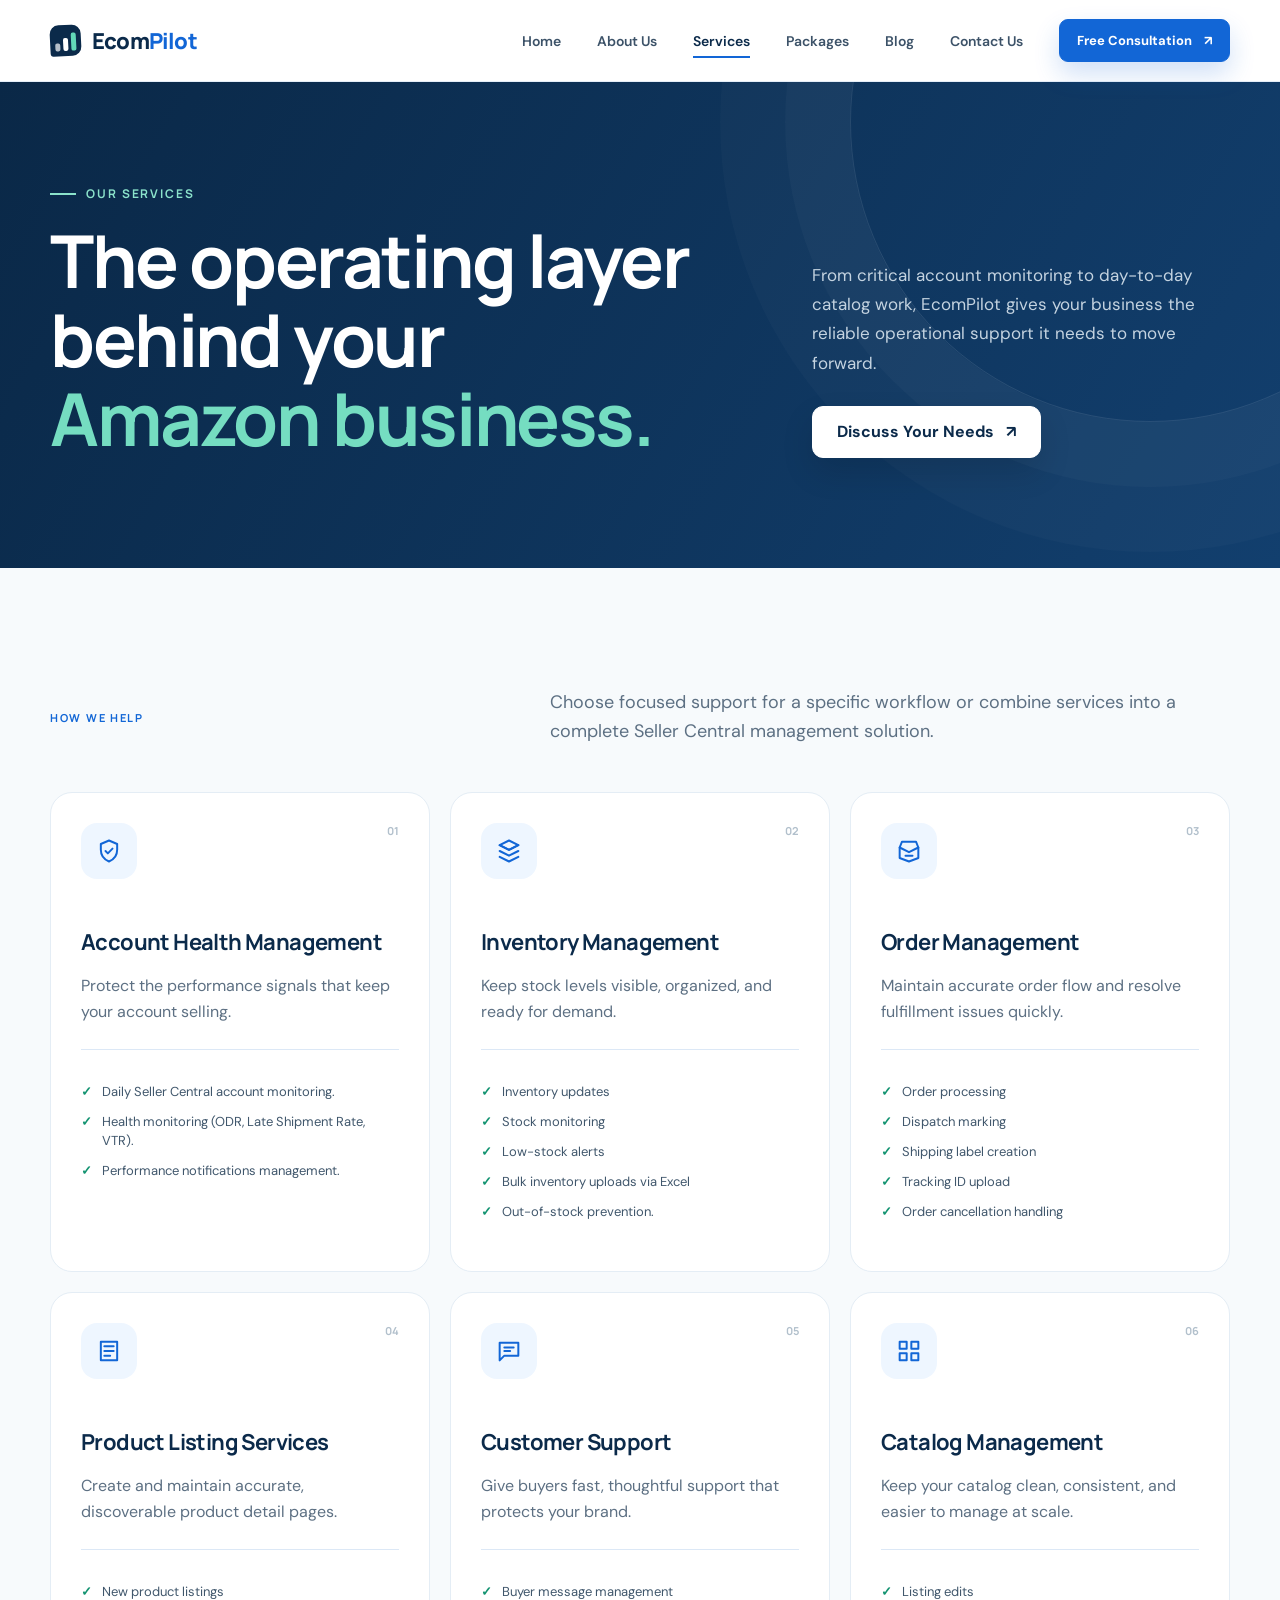
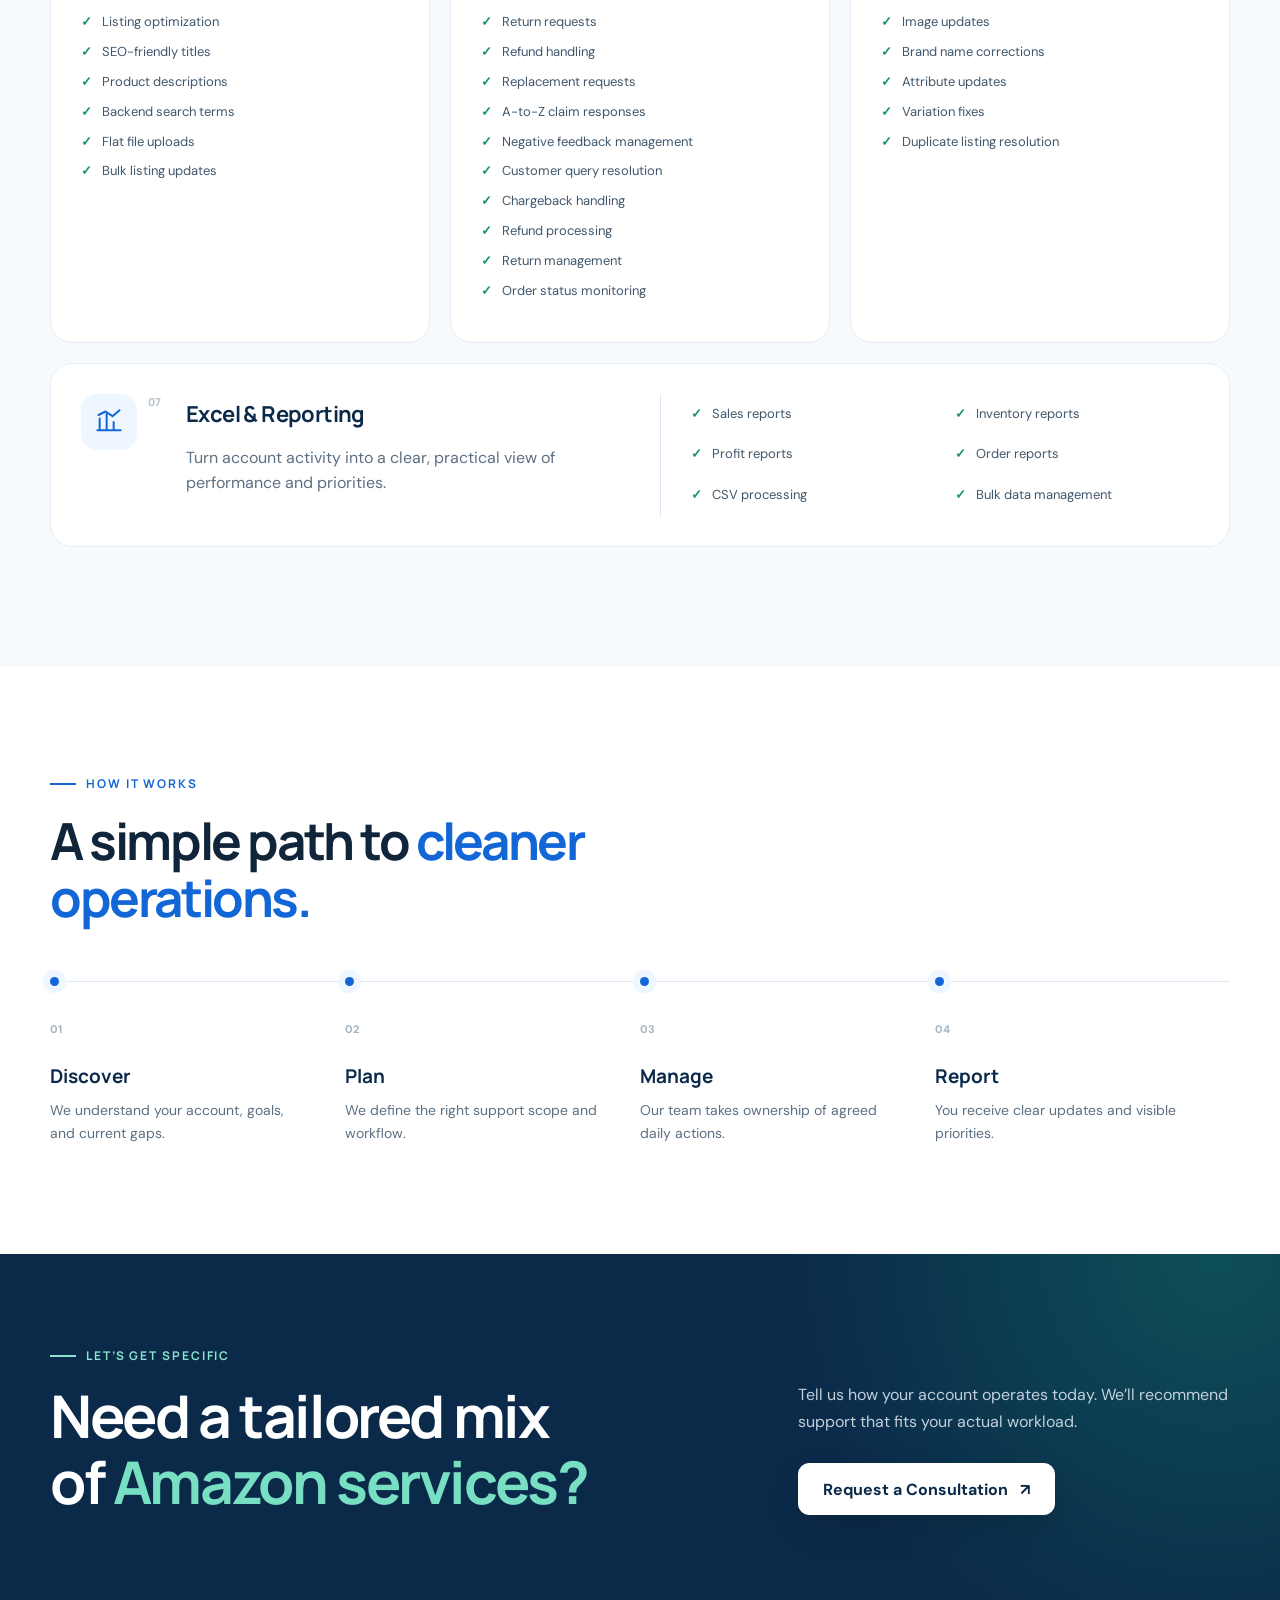
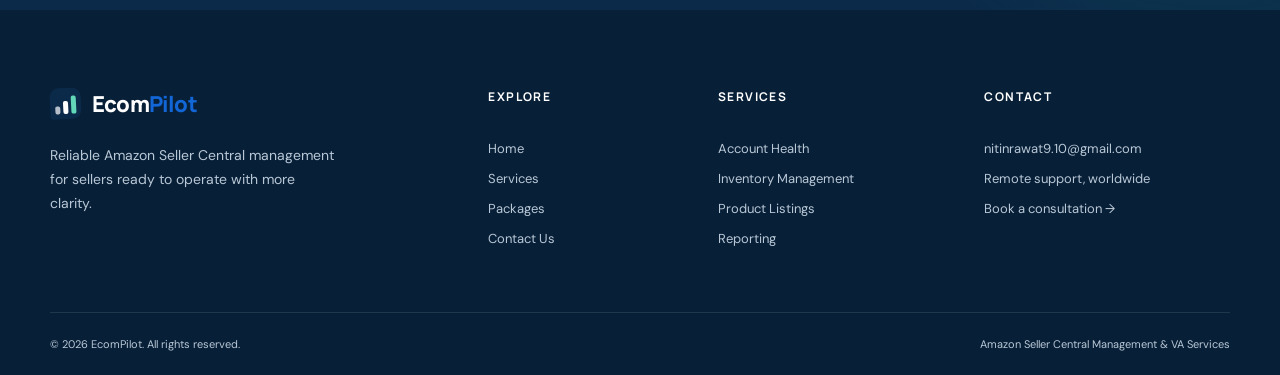
<file: services.html>
<!doctype html>
<html lang="en">
<head>
  <meta charset="utf-8"><meta name="viewport" content="width=device-width, initial-scale=1">
  <meta name="description" content="Explore EcomPilot's Amazon Seller Central services, from account health and inventory to listings, catalog support, customer care, and reporting.">
  <meta name="theme-color" content="#0b2a4a"><title>Amazon Seller Central Services | EcomPilot</title>
  <link rel="preconnect" href="https://fonts.googleapis.com"><link rel="preconnect" href="https://fonts.gstatic.com" crossorigin><link href="https://fonts.googleapis.com/css2?family=DM+Sans:wght@400;500;600;700&family=Manrope:wght@500;600;700;800&display=swap" rel="stylesheet">
  <link rel="stylesheet" href="styles.css"><script src="script.js" defer></script>
</head>
<body>
  <a class="skip-link" href="#main">Skip to content</a>
  <header class="site-header" data-header><div class="container nav-wrap"><a class="brand" href="index.html" aria-label="EcomPilot home"><span class="brand-mark" aria-hidden="true"><span></span><span></span><span></span></span><span>Ecom<span>Pilot</span></span></a><button class="nav-toggle" type="button" aria-label="Open navigation" aria-expanded="false" data-nav-toggle><span></span><span></span><span></span></button><nav class="site-nav" aria-label="Main navigation" data-nav><a href="index.html">Home</a><a href="about.html">About Us</a><a class="active" href="services.html">Services</a><a href="packages.html">Packages</a><a href="blog.html">Blog</a><a href="contact.html">Contact Us</a><a class="button button-small" href="contact.html">Free Consultation <span>↗</span></a></nav></div></header>
  <main id="main">
    <section class="page-hero"><div class="container page-hero-grid"><div class="reveal"><div class="eyebrow light"><span></span> Our Services</div><h1>The operating layer behind your <em>Amazon business.</em></h1></div><div class="reveal delay-1"><p>From critical account monitoring to day-to-day catalog work, EcomPilot gives your business the reliable operational support it needs to move forward.</p><a class="button button-light" href="contact.html">Discuss Your Needs <span>↗</span></a></div></div><div class="page-hero-pattern"></div></section>
    <section class="section services-section"><div class="container"><div class="services-intro reveal"><span>HOW WE HELP</span><p>Choose focused support for a specific workflow or combine services into a complete Seller Central management solution.</p></div><div class="services-grid">
      <article class="service-card reveal"><div class="service-top"><div class="service-icon"><svg viewBox="0 0 24 24" aria-hidden="true"><path d="M12 3 5 6v5c0 4.6 2.9 8.4 7 10 4.1-1.6 7-5.4 7-10V6l-7-3Z"/><path d="m9 12 2 2 4-4"/></svg></div><span>01</span></div><h2>Account Health Management</h2><p>Protect the performance signals that keep your account selling.</p><ul><li>Daily Seller Central account monitoring.</li><li>Health monitoring (ODR, Late Shipment Rate, VTR).</li><li>Performance notifications management.</li></ul></article>
      <article class="service-card reveal delay-1"><div class="service-top"><div class="service-icon"><svg viewBox="0 0 24 24" aria-hidden="true"><path d="m4 7 8-4 8 4-8 4-8-4Z"/><path d="m4 7 8 4 8-4M4 12l8 4 8-4M4 17l8 4 8-4"/></svg></div><span>02</span></div><h2>Inventory Management</h2><p>Keep stock levels visible, organized, and ready for demand.</p><ul><li>Inventory updates</li><li>Stock monitoring</li><li>Low-stock alerts</li><li>Bulk inventory uploads via Excel</li><li>Out-of-stock prevention.</li></ul></article>
      <article class="service-card reveal delay-2"><div class="service-top"><div class="service-icon"><svg viewBox="0 0 24 24" aria-hidden="true"><path d="M6 4h12l2 5-8 4-8-4 2-5Z"/><path d="M4 9v9l8 3 8-3V9M9 16h6"/></svg></div><span>03</span></div><h2>Order Management</h2><p>Maintain accurate order flow and resolve fulfillment issues quickly.</p><ul><li>Order processing</li><li>Dispatch marking</li><li>Shipping label creation</li><li>Tracking ID upload</li><li>Order cancellation handling</li></ul></article>
      <article class="service-card reveal"><div class="service-top"><div class="service-icon"><svg viewBox="0 0 24 24" aria-hidden="true"><path d="M5 4h14v16H5z"/><path d="M8 8h8M8 12h8M8 16h5"/></svg></div><span>04</span></div><h2>Product Listing Services</h2><p>Create and maintain accurate, discoverable product detail pages.</p><ul><li>New product listings</li><li>Listing optimization</li><li>SEO-friendly titles</li><li>Product descriptions</li><li>Backend search terms</li><li>Flat file uploads</li><li>Bulk listing updates</li></ul></article>
      <article class="service-card reveal delay-1"><div class="service-top"><div class="service-icon"><svg viewBox="0 0 24 24" aria-hidden="true"><path d="M4 5h16v11H8l-4 4V5Z"/><path d="M8 9h8M8 12h5"/></svg></div><span>05</span></div><h2>Customer Support</h2><p>Give buyers fast, thoughtful support that protects your brand.</p><ul><li>Buyer message management</li><li>Return requests</li><li>Refund handling</li><li>Replacement requests</li><li>A-to-Z claim responses</li><li>Negative feedback management</li><li>Customer query resolution</li><li>Chargeback handling</li><li>Refund processing</li><li>Return management</li><li>Order status monitoring</li></ul></article>
      <article class="service-card reveal delay-2"><div class="service-top"><div class="service-icon"><svg viewBox="0 0 24 24" aria-hidden="true"><path d="M4 4h6v6H4zM14 4h6v6h-6zM4 14h6v6H4zM14 14h6v6h-6z"/></svg></div><span>06</span></div><h2>Catalog Management</h2><p>Keep your catalog clean, consistent, and easier to manage at scale.</p><ul><li>Listing edits</li><li>Image updates</li><li>Brand name corrections</li><li>Attribute updates</li><li>Variation fixes</li><li>Duplicate listing resolution</li></ul></article>
      <article class="service-card service-card-wide reveal"><div class="service-top"><div class="service-icon"><svg viewBox="0 0 24 24" aria-hidden="true"><path d="M4 19V9M10 19V5M16 19v-7M22 19H2"/><path d="m3 6 6-3 6 4 6-5"/></svg></div><span>07</span></div><div><h2>Excel &amp; Reporting</h2><p>Turn account activity into a clear, practical view of performance and priorities.</p></div><ul><li>Sales reports</li><li>Inventory reports</li><li>Profit reports</li><li>Order reports</li><li>CSV processing</li><li>Bulk data management</li></ul></article>
    </div></div></section>
    <section class="process-strip"><div class="container"><div class="section-heading reveal"><div class="eyebrow"><span></span> How It Works</div><h2>A simple path to <em>cleaner operations.</em></h2></div><div class="process-grid"><div class="reveal"><b>01</b><h3>Discover</h3><p>We understand your account, goals, and current gaps.</p></div><div class="reveal delay-1"><b>02</b><h3>Plan</h3><p>We define the right support scope and workflow.</p></div><div class="reveal delay-2"><b>03</b><h3>Manage</h3><p>Our team takes ownership of agreed daily actions.</p></div><div class="reveal delay-3"><b>04</b><h3>Report</h3><p>You receive clear updates and visible priorities.</p></div></div></div></section>
    <section class="cta-section"><div class="container cta-inner reveal"><div><div class="eyebrow light"><span></span> Let’s Get Specific</div><h2>Need a tailored mix<br>of <em>Amazon services?</em></h2></div><div><p>Tell us how your account operates today. We’ll recommend support that fits your actual workload.</p><a class="button button-light" href="contact.html">Request a Consultation <span>↗</span></a></div></div></section>
  </main>
  <footer class="site-footer"><div class="container footer-grid"><div class="footer-brand"><a class="brand brand-light" href="index.html"><span class="brand-mark" aria-hidden="true"><span></span><span></span><span></span></span><span>Ecom<span>Pilot</span></span></a><p>Reliable Amazon Seller Central management for sellers ready to operate with more clarity.</p></div><div><h3>Explore</h3><a href="index.html">Home</a><a href="services.html">Services</a><a href="packages.html">Packages</a><a href="contact.html">Contact Us</a></div><div><h3>Services</h3><a href="services.html">Account Health</a><a href="services.html">Inventory Management</a><a href="services.html">Product Listings</a><a href="services.html">Reporting</a></div><div><h3>Contact</h3><a href="mailto:nitinrawat9.10@gmail.com">nitinrawat9.10@gmail.com</a><span>Remote support, worldwide</span><a href="contact.html">Book a consultation →</a></div></div><div class="container footer-bottom"><span>© <span data-year></span> EcomPilot. All rights reserved.</span><span>Amazon Seller Central Management &amp; VA Services</span></div></footer>
</body></html>
</file>
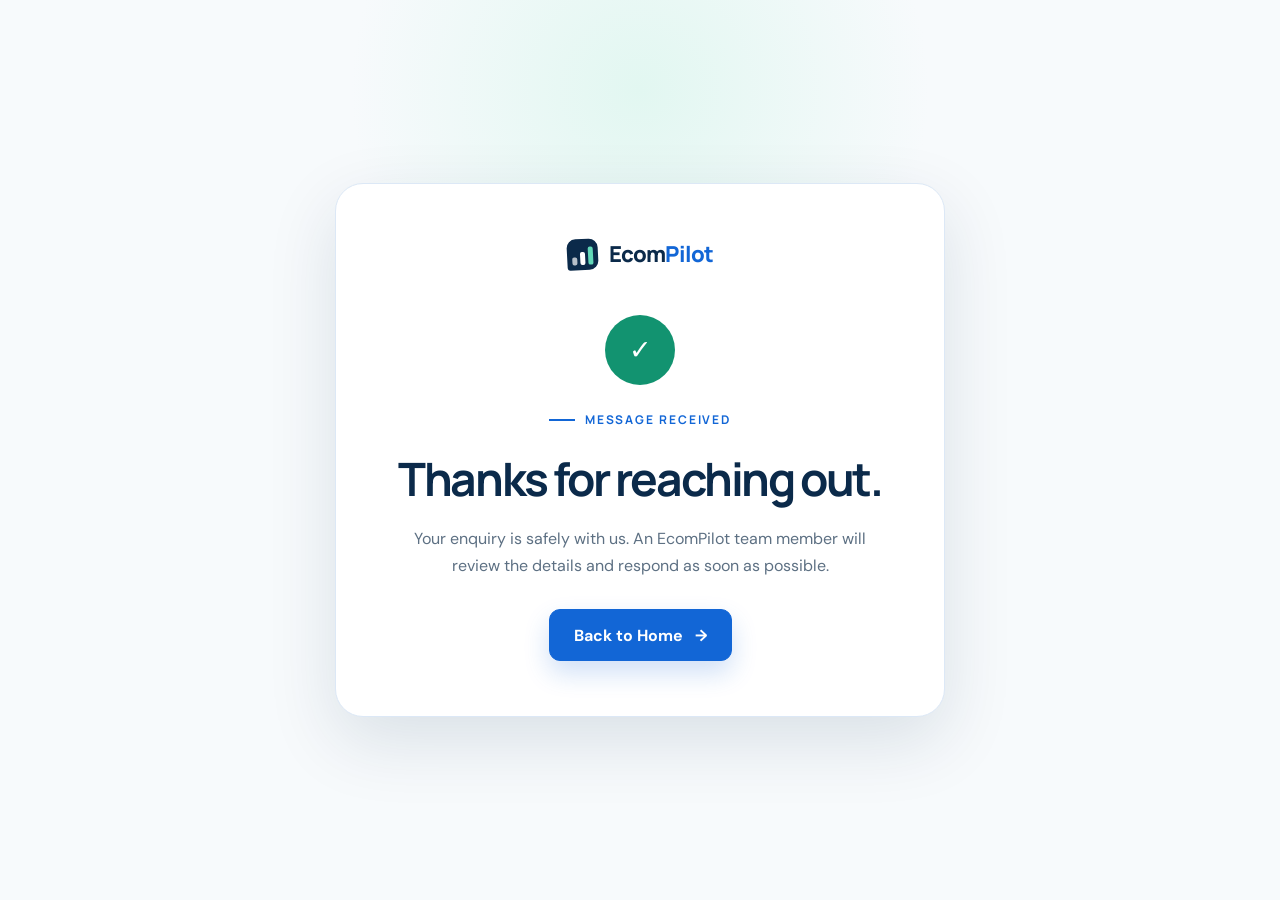
<file: thank-you.html>
<!doctype html><html lang="en"><head><meta charset="utf-8"><meta name="viewport" content="width=device-width, initial-scale=1"><meta name="robots" content="noindex"><title>Thank You | EcomPilot</title><link rel="preconnect" href="https://fonts.googleapis.com"><link rel="preconnect" href="https://fonts.gstatic.com" crossorigin><link href="https://fonts.googleapis.com/css2?family=DM+Sans:wght@400;500;600;700&family=Manrope:wght@500;600;700;800&display=swap" rel="stylesheet"><link rel="stylesheet" href="styles.css"></head><body class="thank-you-page"><main><div class="thank-you-card"><a class="brand" href="index.html"><span class="brand-mark" aria-hidden="true"><span></span><span></span><span></span></span><span>Ecom<span>Pilot</span></span></a><div class="success-icon">✓</div><div class="eyebrow"><span></span> Message Received</div><h1>Thanks for reaching out.</h1><p>Your enquiry is safely with us. An EcomPilot team member will review the details and respond as soon as possible.</p><a class="button" href="index.html">Back to Home <span>→</span></a></div></main></body></html>
</file>
<file: styles.css>
:root {
  --navy: #0b2a4a;
  --navy-2: #123c73;
  --blue: #1266d6;
  --green: #129370;
  --ink: #10243a;
  --muted: #5d7083;
  --line: #dce8f6;
  --sky: #eef6ff;
  --off-white: #f7fafc;
  --white: #fff;
  --gold: #e9a82f;
  --radius: 24px;
  --shadow: 0 24px 70px rgba(11, 42, 74, .12);
}

* { box-sizing: border-box; }
html { scroll-behavior: smooth; }
body { margin: 0; color: var(--ink); background: var(--white); font-family: "DM Sans", sans-serif; -webkit-font-smoothing: antialiased; }
body.nav-open { overflow: hidden; }
a { color: inherit; text-decoration: none; }
img, svg { display: block; max-width: 100%; }
button, input, select, textarea { font: inherit; }
button { cursor: pointer; }
.container { width: min(1180px, calc(100% - 48px)); margin-inline: auto; }
.skip-link { position: fixed; top: 10px; left: 10px; z-index: 1000; padding: 10px 14px; color: var(--white); background: var(--navy); border-radius: 8px; transform: translateY(-150%); }
.skip-link:focus { transform: translateY(0); }
.site-header { position: sticky; top: 0; z-index: 100; height: 82px; display: flex; align-items: center; background: rgba(255,255,255,.92); border-bottom: 1px solid rgba(220,232,246,.75); backdrop-filter: blur(18px); transition: box-shadow .3s ease, height .3s ease; }
.site-header.scrolled { height: 72px; box-shadow: 0 12px 40px rgba(11,42,74,.08); }
.nav-wrap { display: flex; align-items: center; justify-content: space-between; }
.brand { display: inline-flex; align-items: center; gap: 11px; font: 800 22px/1 "Manrope", sans-serif; letter-spacing: -.8px; color: var(--navy); }
.brand > span:last-child > span { color: var(--blue); }
.brand-mark { width: 31px; height: 31px; display: grid; grid-template-columns: repeat(3, 1fr); gap: 3px; align-items: end; padding: 5px; background: var(--navy); border-radius: 9px 9px 9px 3px; transform: rotate(-3deg); }
.brand-mark span { display: block; background: var(--white); border-radius: 2px; }
.brand-mark span:nth-child(1) { height: 8px; opacity: .7; }
.brand-mark span:nth-child(2) { height: 13px; }
.brand-mark span:nth-child(3) { height: 18px; background: #62d8b8; }
.site-nav { display: flex; align-items: center; gap: 36px; font-size: 14px; font-weight: 600; }
.site-nav > a:not(.button) { position: relative; padding: 28px 0; color: #3c5268; }
.site-nav > a:not(.button)::after { content: ""; position: absolute; left: 0; right: 0; bottom: 20px; height: 2px; background: var(--blue); transform: scaleX(0); transition: transform .25s ease; transform-origin: right; }
.site-nav > a:hover::after, .site-nav > a.active::after { transform: scaleX(1); transform-origin: left; }
.site-nav > a.active { color: var(--navy); }
.nav-toggle { display: none; border: 0; background: transparent; padding: 7px; }
.nav-toggle span { display: block; width: 25px; height: 2px; margin: 5px; background: var(--navy); transition: .25s ease; }
.button { min-height: 52px; display: inline-flex; align-items: center; justify-content: center; gap: 12px; padding: 0 24px; color: var(--white); background: var(--blue); border: 1px solid var(--blue); border-radius: 11px; font-weight: 700; box-shadow: 0 12px 26px rgba(18,102,214,.2); transition: transform .25s ease, box-shadow .25s ease, background .25s ease; }
.button:hover { transform: translateY(-3px); box-shadow: 0 16px 32px rgba(18,102,214,.28); background: #075abb; }
.button-small { min-height: 43px; padding: 0 17px; border-radius: 9px; font-size: 13px; }
.button-ghost { color: var(--navy); background: transparent; border-color: #b9cadc; box-shadow: none; }
.button-ghost:hover { background: var(--navy); color: var(--white); border-color: var(--navy); box-shadow: 0 14px 30px rgba(11,42,74,.17); }
.button-light { color: var(--navy); background: var(--white); border-color: var(--white); box-shadow: 0 14px 32px rgba(0,0,0,.12); }
.button-light:hover { color: var(--white); background: var(--green); border-color: var(--green); }
.button-row { display: flex; gap: 14px; flex-wrap: wrap; }
.full-button { width: 100%; }
.eyebrow { display: flex; align-items: center; gap: 10px; margin-bottom: 20px; color: var(--blue); font: 700 12px/1.2 "Manrope", sans-serif; letter-spacing: 1.9px; text-transform: uppercase; }
.eyebrow > span { width: 26px; height: 2px; background: currentColor; }
.eyebrow.light { color: #8be3cb; }
h1, h2, h3 { margin-top: 0; font-family: "Manrope", sans-serif; }
h1, h2 { letter-spacing: -2.4px; }
h1 em, h2 em { color: var(--blue); font-style: normal; }
.hero { position: relative; overflow: hidden; padding: 100px 0 0; background: radial-gradient(circle at 85% 10%, #e1f5ef 0, transparent 24%), radial-gradient(circle at 8% 85%, #e9f3ff 0, transparent 26%), linear-gradient(125deg, #f9fcff 0%, #edf6ff 100%); }
.hero::before { content: ""; position: absolute; inset: 0; opacity: .38; background-image: linear-gradient(rgba(18,102,214,.08) 1px, transparent 1px), linear-gradient(90deg, rgba(18,102,214,.08) 1px, transparent 1px); background-size: 64px 64px; mask-image: linear-gradient(to right, black, transparent 65%); }
.hero-grid { position: relative; z-index: 1; display: grid; grid-template-columns: 1.05fr .95fr; gap: 62px; align-items: center; min-height: 570px; padding-bottom: 95px; }
.hero-copy h1 { max-width: 680px; margin-bottom: 25px; font-size: clamp(48px, 5.4vw, 75px); line-height: 1.04; }
.hero-copy > p { max-width: 650px; margin: 0 0 33px; color: var(--muted); font-size: 18px; line-height: 1.75; }
.hero-proof { display: flex; gap: 0; margin-top: 48px; }
.hero-proof div { min-width: 125px; padding-right: 28px; margin-right: 28px; border-right: 1px solid #c9d9e9; }
.hero-proof div:last-child { border: 0; }
.hero-proof strong, .hero-proof span { display: block; }
.hero-proof strong { margin-bottom: 5px; color: var(--navy); font: 800 20px "Manrope"; }
.hero-proof span { color: var(--muted); font-size: 12px; }
.hero-visual { position: relative; min-height: 500px; display: grid; place-items: center; }
.orbit { position: absolute; border: 1px solid rgba(18,102,214,.17); border-radius: 50%; }
.orbit-one { width: 530px; height: 530px; }
.orbit-two { width: 420px; height: 420px; border-style: dashed; animation: spin 35s linear infinite; }
@keyframes spin { to { transform: rotate(360deg); } }
.dashboard-card { position: relative; z-index: 2; width: 440px; padding: 28px; background: rgba(255,255,255,.96); border: 1px solid rgba(255,255,255,.9); border-radius: 26px; box-shadow: 0 36px 90px rgba(11,42,74,.18); transform: rotate(1.5deg); }
.dash-head { display: flex; justify-content: space-between; align-items: flex-start; padding-bottom: 22px; border-bottom: 1px solid var(--line); }
.dash-head small, .dash-head strong { display: block; }
.dash-head small { margin-bottom: 6px; color: #8a9aaa; font-size: 9px; letter-spacing: 1.5px; }
.dash-head strong { color: var(--navy); font: 700 17px "Manrope"; }
.live-dot { padding: 7px 10px; color: var(--green); background: #e9f9f4; border-radius: 20px; font-size: 10px; font-weight: 700; }
.live-dot::before { content: ""; display: inline-block; width: 6px; height: 6px; margin-right: 5px; background: var(--green); border-radius: 50%; animation: pulse 1.7s infinite; }
@keyframes pulse { 50% { box-shadow: 0 0 0 5px rgba(18,147,112,.15); } }
.health-score { display: flex; align-items: center; gap: 22px; padding: 25px 0; }
.score-ring { width: 82px; height: 82px; display: grid; place-items: center; border-radius: 50%; background: conic-gradient(var(--green) 98%, #e6edf3 0); }
.score-ring::before { content: ""; position: absolute; width: 64px; height: 64px; background: var(--white); border-radius: 50%; }
.score-ring span { position: relative; color: var(--navy); font: 800 23px "Manrope"; }
.score-ring small { font-size: 11px; }
.health-score > div:last-child small, .health-score > div:last-child strong, .health-score > div:last-child span { display: block; }
.health-score > div:last-child small { color: var(--muted); font-size: 11px; }
.health-score > div:last-child strong { margin: 2px 0; color: var(--green); font: 800 20px "Manrope"; }
.health-score > div:last-child span { color: #8a9aaa; font-size: 10px; }
.metric-grid { display: grid; grid-template-columns: 1fr 1fr; gap: 10px; }
.metric-grid > div { display: grid; grid-template-columns: 34px 1fr; padding: 13px; background: var(--off-white); border: 1px solid #edf2f7; border-radius: 12px; }
.metric-icon { grid-row: span 2; width: 27px; height: 27px; display: grid; place-items: center; color: var(--blue); background: #e6f0ff; border-radius: 8px; font-weight: 700; }
.metric-icon.green { color: var(--green); background: #e5f7f1; }.metric-icon.gold { color: #b97800; background: #fff4dc; }.metric-icon.navy { color: var(--navy); background: #e8eef4; }
.metric-grid small { color: #8999a9; font-size: 9px; }.metric-grid strong { color: var(--navy); font-size: 11px; }
.activity-line { display: flex; align-items: center; gap: 12px; margin-top: 18px; padding-top: 17px; border-top: 1px solid var(--line); }
.activity-line > span { width: 8px; height: 8px; background: var(--green); border-radius: 50%; }.activity-line div { flex: 1; }.activity-line strong, .activity-line small { display: block; }.activity-line strong { font-size: 11px; }.activity-line small { margin-top: 3px; color: #94a2b0; font-size: 9px; }.activity-line b { color: var(--green); font-size: 11px; }
.float-card { position: absolute; z-index: 3; display: flex; align-items: center; gap: 10px; padding: 13px 17px; background: var(--white); border-radius: 14px; box-shadow: 0 18px 45px rgba(11,42,74,.17); animation: float 4.5s ease-in-out infinite; }
.float-card > span { width: 31px; height: 31px; display: grid; place-items: center; border-radius: 9px; color: var(--green); background: #e3f7f1; font-weight: 800; }.float-card strong, .float-card small { display: block; }.float-card strong { color: var(--navy); font-size: 11px; }.float-card small { margin-top: 3px; color: #91a0ae; font-size: 9px; }
.float-card-one { top: 38px; left: -15px; }.float-card-two { right: -22px; bottom: 55px; animation-delay: -2s; }.float-card-two > span { color: var(--blue); background: #e6f0ff; }
@keyframes float { 50% { transform: translateY(-9px); } }
.hero-ribbon { position: relative; z-index: 2; min-height: 65px; display: flex; align-items: center; justify-content: center; gap: 27px; padding: 16px 35px; color: rgba(255,255,255,.75); background: var(--navy); font: 600 10px "Manrope"; letter-spacing: 1.5px; }
.hero-ribbon i { width: 5px; height: 5px; background: #43c9a4; border-radius: 50%; }
.section { padding: 120px 0; }
.section-heading h2, .about-copy h2 { max-width: 700px; margin-bottom: 22px; font-size: clamp(38px, 4vw, 56px); line-height: 1.12; }
.section-heading > p { max-width: 610px; margin: 0; color: var(--muted); font-size: 17px; line-height: 1.7; }
.section-heading.centered { display: flex; flex-direction: column; align-items: center; text-align: center; margin-bottom: 58px; }
.split-grid { display: grid; grid-template-columns: .9fr 1.1fr; gap: 100px; align-items: start; }
.large-copy p { margin: 0 0 28px; color: #405a72; font-size: clamp(20px, 2.3vw, 29px); line-height: 1.55; letter-spacing: -.6px; }
.text-link { display: inline-flex; gap: 10px; align-items: center; padding-bottom: 5px; color: var(--blue); border-bottom: 1px solid #a9c9ed; font-weight: 700; }.text-link span { transition: transform .2s ease; }.text-link:hover span { transform: translateX(4px); }
.about-section { background: var(--off-white); }
.about-grid { display: grid; grid-template-columns: .9fr 1.1fr; gap: 100px; align-items: center; }
.about-visual { position: relative; min-height: 530px; display: grid; place-items: center; padding: 35px; background: linear-gradient(145deg, var(--navy), #174d80); border-radius: 12px 70px 12px 70px; overflow: hidden; }
.about-visual::before { content: ""; position: absolute; width: 390px; height: 390px; top: -180px; right: -150px; border: 70px solid rgba(98,216,184,.12); border-radius: 50%; }
.about-panel { position: relative; z-index: 1; padding: 34px; background: rgba(255,255,255,.1); border: 1px solid rgba(255,255,255,.18); border-radius: 22px; backdrop-filter: blur(8px); }
.panel-label { color: #83e0c7; font: 700 10px "Manrope"; letter-spacing: 1.7px; }
.about-panel blockquote { margin: 45px 0 55px; color: var(--white); font: 600 clamp(25px,3vw,38px)/1.35 "Manrope"; letter-spacing: -1.4px; }
.panel-tags { display: flex; gap: 10px; flex-wrap: wrap; }.panel-tags span { padding: 8px 12px; color: #d5f7ee; border: 1px solid rgba(255,255,255,.18); border-radius: 30px; font-size: 11px; }
.corner-shape { position: absolute; width: 100px; height: 100px; right: -28px; bottom: -28px; border: 22px solid var(--green); border-radius: 50%; }
.about-copy > p { color: var(--muted); font-size: 16px; line-height: 1.8; }
.check-list { display: grid; grid-template-columns: 1fr 1fr; gap: 15px; margin: 31px 0 0; padding: 0; list-style: none; }.check-list li { display: flex; align-items: center; gap: 10px; font-weight: 600; }.check-list li span { width: 23px; height: 23px; display: grid; place-items: center; color: var(--green); background: #e4f7f1; border-radius: 50%; font-size: 11px; }
.feature-grid { display: grid; grid-template-columns: repeat(4, 1fr); gap: 18px; }
.feature-card { position: relative; min-height: 340px; padding: 30px; background: var(--white); border: 1px solid var(--line); border-radius: var(--radius); overflow: hidden; transition: transform .3s ease, box-shadow .3s ease, border-color .3s ease; }
.feature-card::after { content: ""; position: absolute; width: 120px; height: 120px; right: -75px; bottom: -75px; background: var(--sky); border-radius: 50%; transition: transform .4s ease; }.feature-card:hover { transform: translateY(-8px); border-color: #b8d0e9; box-shadow: var(--shadow); }.feature-card:hover::after { transform: scale(1.7); }
.feature-number { float: right; color: #aebdcb; font: 700 11px "Manrope"; }.feature-icon { width: 54px; height: 54px; display: grid; place-items: center; margin-bottom: 57px; color: var(--blue); background: var(--sky); border-radius: 15px; font-size: 29px; }.feature-card h3 { max-width: 190px; margin-bottom: 15px; color: var(--navy); font-size: 19px; line-height: 1.35; }.feature-card p { margin: 0; color: var(--muted); font-size: 14px; line-height: 1.65; }
.cta-section { padding: 95px 0; color: var(--white); background: radial-gradient(circle at 95% 0, rgba(18,147,112,.35), transparent 34%), var(--navy); }
.cta-inner { display: grid; grid-template-columns: 1.2fr .8fr; gap: 100px; align-items: end; }.cta-inner h2 { margin-bottom: 0; font-size: clamp(40px,4.6vw,62px); line-height: 1.12; }.cta-inner h2 em { color: #78dfc3; }.cta-inner > div:last-child p { margin: 0 0 28px; color: #c2d0dc; font-size: 16px; line-height: 1.7; }
.site-footer { padding: 78px 0 24px; color: #b9c8d6; background: #071f37; }
.footer-grid { display: grid; grid-template-columns: 1.5fr .65fr .8fr 1fr; gap: 70px; padding-bottom: 65px; }.brand-light { color: var(--white); }.footer-brand p { max-width: 290px; margin: 25px 0 0; font-size: 14px; line-height: 1.7; }.footer-grid h3 { margin-bottom: 22px; color: var(--white); font-size: 12px; letter-spacing: 1.4px; text-transform: uppercase; }.footer-grid > div:not(.footer-brand) { display: flex; flex-direction: column; align-items: flex-start; gap: 13px; font-size: 13px; }.footer-grid a:hover { color: var(--white); }.footer-bottom { display: flex; justify-content: space-between; gap: 20px; padding-top: 24px; border-top: 1px solid rgba(255,255,255,.1); font-size: 11px; }
.page-hero { position: relative; overflow: hidden; padding: 105px 0 110px; color: var(--white); background: linear-gradient(120deg, #0a2847 0%, #123f6e 100%); }
.page-hero-grid { position: relative; z-index: 2; display: grid; grid-template-columns: 1.15fr .75fr; gap: 120px; align-items: end; }.page-hero h1 { max-width: 720px; margin: 0; font-size: clamp(49px,5.7vw,75px); line-height: 1.08; }.page-hero h1 em { color: #75ddc1; }.page-hero-grid > div:last-child p { margin: 0 0 28px; color: #c4d3e0; font-size: 17px; line-height: 1.72; }
.page-hero-pattern { position: absolute; width: 600px; height: 600px; right: -170px; top: -260px; border: 1px solid rgba(255,255,255,.1); border-radius: 50%; box-shadow: 0 0 0 65px rgba(255,255,255,.025), 0 0 0 130px rgba(255,255,255,.02); }
.services-section { background: var(--off-white); }.services-intro { display: flex; align-items: center; justify-content: space-between; gap: 40px; margin-bottom: 45px; }.services-intro span { color: var(--blue); font: 700 11px "Manrope"; letter-spacing: 1.7px; }.services-intro p { max-width: 680px; margin: 0; color: var(--muted); font-size: 18px; line-height: 1.65; }
.services-grid { display: grid; grid-template-columns: repeat(3,1fr); gap: 20px; }.service-card { min-height: 480px; padding: 30px; background: var(--white); border: 1px solid #e4edf5; border-radius: 22px; transition: transform .3s ease, box-shadow .3s ease; }.service-card:hover { transform: translateY(-6px); box-shadow: var(--shadow); }.service-top { display: flex; justify-content: space-between; align-items: flex-start; }.service-top > span { color: #b2c0cc; font: 700 11px "Manrope"; }.service-icon { width: 56px; height: 56px; display: grid; place-items: center; color: var(--blue); background: var(--sky); border-radius: 16px; }.service-icon svg { width: 28px; fill: none; stroke: currentColor; stroke-width: 1.7; stroke-linecap: round; stroke-linejoin: round; }.service-card h2 { margin: 48px 0 12px; color: var(--navy); font-size: 22px; letter-spacing: -.6px; }.service-card > p, .service-card > div > p { color: var(--muted); line-height: 1.6; }.service-card ul, .price-card ul { margin: 25px 0 0; padding: 22px 0 0; border-top: 1px solid var(--line); list-style: none; }.service-card li, .price-card li { position: relative; margin: 11px 0; padding-left: 21px; color: #40576c; font-size: 13px; line-height: 1.45; }.service-card li::before, .price-card li::before { content: "✓"; position: absolute; left: 0; color: var(--green); font-weight: 700; }.service-card-wide { min-height: auto; grid-column: span 3; display: grid; grid-template-columns: 80px 1fr 1.2fr; gap: 25px; align-items: start; }.service-card-wide h2 { margin: 5px 0 10px; }.service-card-wide ul { display: grid; grid-template-columns: 1fr 1fr; gap: 0 20px; margin: 0; padding: 0 0 0 30px; border: 0; border-left: 1px solid var(--line); }
.process-strip, .comparison-section { padding: 110px 0; }.process-strip .section-heading { margin-bottom: 55px; }.process-grid { display: grid; grid-template-columns: repeat(4,1fr); border-top: 1px solid var(--line); }.process-grid > div { position: relative; padding: 35px 35px 0 0; }.process-grid > div::before { content: ""; position: absolute; width: 9px; height: 9px; top: -5px; left: 0; background: var(--blue); border-radius: 50%; box-shadow: 0 0 0 7px var(--sky); }.process-grid b { color: #a4b4c3; font-size: 11px; }.process-grid h3 { margin: 25px 0 10px; color: var(--navy); font-size: 19px; }.process-grid p { margin: 0; color: var(--muted); font-size: 14px; line-height: 1.6; }
.packages-hero { background: radial-gradient(circle at 72% 20%, rgba(18,147,112,.24), transparent 25%), linear-gradient(120deg,#081f37,#123f6e); }.pricing-section { background: var(--off-white); }.pricing-note { display: flex; justify-content: center; gap: 48px; margin: -5px 0 50px; color: var(--muted); font-size: 13px; }.pricing-note span::before { content: "✓"; display: inline-grid; place-items: center; width: 20px; height: 20px; margin-right: 8px; color: var(--green); background: #e3f6f0; border-radius: 50%; font-size: 10px; }
.pricing-grid { display: grid; grid-template-columns: repeat(4,1fr); gap: 14px; align-items: stretch; }.price-card { position: relative; display: flex; flex-direction: column; padding: 31px 27px; background: var(--white); border: 1px solid var(--line); border-radius: 22px; }.price-card.featured { z-index: 2; border: 2px solid var(--blue); box-shadow: 0 25px 65px rgba(18,102,214,.15); transform: translateY(-12px); }.popular-label { position: absolute; top: -14px; left: 50%; padding: 7px 13px; color: var(--white); background: var(--blue); border-radius: 20px; font: 700 9px "Manrope"; letter-spacing: 1px; transform: translateX(-50%); white-space: nowrap; }.plan-label { color: var(--blue); font: 700 10px "Manrope"; letter-spacing: 1.5px; }.price-card h2 { margin: 14px 0 9px; color: var(--navy); font-size: 28px; letter-spacing: -1px; }.price-head p { min-height: 63px; margin: 0; color: var(--muted); font-size: 13px; line-height: 1.6; }.price { margin: 28px 0 23px; }.price > * { display: block; }.price small { color: var(--muted); font-size: 10px; }.price strong { margin: 4px 0; color: var(--navy); font: 800 44px "Manrope"; letter-spacing: -2px; }.price sup { font-size: 20px; }.price span { color: #8797a6; font-size: 10px; }.price-card ul { flex: 1; }.custom-card { color: var(--white); background: var(--navy); border-color: var(--navy); }.custom-card .plan-label { color: #76ddc1; }.custom-card h2 { color: var(--white); }.custom-card .price-head p, .custom-card li { color: #b9c9d8; }.custom-card ul { border-color: rgba(255,255,255,.12); }.custom-symbol { flex: 1; display: grid; place-items: center; min-height: 108px; }.custom-symbol span { width: 72px; height: 72px; display: grid; place-items: center; color: #7de1c5; border: 1px solid rgba(125,225,197,.4); border-radius: 50%; font-size: 30px; }.pricing-disclaimer { max-width: 720px; margin: 35px auto 0; color: #8191a0; font-size: 11px; line-height: 1.6; text-align: center; }
.comparison-grid { display: grid; grid-template-columns: .8fr 1.2fr; gap: 110px; align-items: center; }.comparison-points > div { display: grid; grid-template-columns: 45px 1fr; gap: 15px; padding: 22px 0; border-bottom: 1px solid var(--line); }.comparison-points span { color: var(--blue); font: 700 11px "Manrope"; }.comparison-points p { margin: 0; color: var(--muted); line-height: 1.65; }.comparison-points strong { color: var(--navy); }
.contact-hero { padding: 95px 0 175px; color: var(--white); background: radial-gradient(circle at 80% 0, rgba(18,147,112,.3), transparent 30%), var(--navy); }.contact-title { max-width: 820px; }.contact-title h1 { margin-bottom: 24px; font-size: clamp(50px,6.3vw,80px); line-height: 1.05; }.contact-title h1 em { color: #76dfc2; }.contact-title > p { max-width: 620px; margin: 0; color: #c4d2df; font-size: 18px; line-height: 1.7; }
.contact-main { padding-bottom: 120px; background: var(--off-white); }.contact-grid { display: grid; grid-template-columns: 1.35fr .65fr; gap: 25px; align-items: start; transform: translateY(-90px); margin-bottom: -90px; }.contact-form-card, .contact-info-card { background: var(--white); border: 1px solid #e2ebf3; border-radius: 24px; box-shadow: 0 25px 65px rgba(11,42,74,.1); }.contact-form-card { padding: 48px; }.form-heading > span, .info-label { color: var(--blue); font: 700 10px "Manrope"; letter-spacing: 1.6px; }.form-heading h2, .contact-info-card h2 { margin: 13px 0 8px; color: var(--navy); font-size: 31px; letter-spacing: -1px; }.form-heading p { margin: 0 0 34px; color: var(--muted); }.field-row { display: grid; grid-template-columns: 1fr 1fr; gap: 18px; }.contact-form-card label { display: block; margin-bottom: 19px; color: #304b64; font-size: 12px; font-weight: 700; }.contact-form-card input, .contact-form-card select, .contact-form-card textarea { width: 100%; margin-top: 8px; color: var(--ink); background: #f9fbfd; border: 1px solid #dce6ef; border-radius: 10px; outline: none; transition: border-color .2s, box-shadow .2s; }.contact-form-card input, .contact-form-card select { height: 50px; padding: 0 15px; }.contact-form-card textarea { padding: 15px; resize: vertical; }.contact-form-card input:focus, .contact-form-card select:focus, .contact-form-card textarea:focus { border-color: var(--blue); box-shadow: 0 0 0 3px rgba(18,102,214,.1); }.contact-form-card input::placeholder, .contact-form-card textarea::placeholder { color: #9cabb8; font-weight: 400; }.hidden-field { display: none; }.form-submit { border: 0; }.form-note { display: inline-block; max-width: 380px; margin: 0 0 0 17px; vertical-align: middle; color: #8b9aa8; font-size: 10px; line-height: 1.5; }
.contact-aside { display: grid; gap: 20px; }.contact-info-card { padding: 36px; box-shadow: none; }.contact-method { position: relative; isolation: isolate; display: flex; align-items: center; gap: 14px; margin-inline: -10px; padding: 18px 10px; border-bottom: 1px solid var(--line); border-radius: 12px; overflow: hidden; transition: transform .3s cubic-bezier(.2,.8,.2,1), box-shadow .3s ease, border-color .3s ease; }.contact-method::before { content: ""; position: absolute; z-index: -1; inset: 0; background: linear-gradient(110deg, rgba(238,246,255,.25), rgba(221,245,239,.9), rgba(238,246,255,.25)); transform: translateX(-105%); transition: transform .55s cubic-bezier(.2,.8,.2,1); }.contact-method > span { flex: 0 0 auto; width: 38px; height: 38px; display: grid; place-items: center; color: var(--blue); background: var(--sky); border-radius: 10px; font-weight: 700; transition: color .3s ease, background .3s ease, transform .45s cubic-bezier(.2,.8,.2,1), box-shadow .3s ease; }.contact-method > div { min-width: 0; flex: 1; }.contact-method small, .contact-method strong { display: block; }.contact-method small { margin-bottom: 4px; color: #8a99a7; font-size: 9px; text-transform: uppercase; letter-spacing: 1px; }.contact-method strong { color: var(--navy); font-size: 13px; overflow-wrap: anywhere; }.contact-method > b { color: var(--blue); font-size: 14px; opacity: 0; transform: translate(-8px, 8px); transition: opacity .3s ease, transform .3s ease; }.contact-method:hover, .contact-method:focus-visible { z-index: 1; border-color: transparent; outline: none; box-shadow: 0 12px 28px rgba(11,42,74,.1); transform: translateX(6px) translateY(-2px); }.contact-method:hover::before, .contact-method:focus-visible::before { transform: translateX(0); }.contact-method:hover > span, .contact-method:focus-visible > span { color: var(--white); background: var(--blue); box-shadow: 0 8px 18px rgba(18,102,214,.24); transform: rotate(-8deg) scale(1.08); }.contact-method:hover > b, .contact-method:focus-visible > b { opacity: 1; transform: translate(0); }.response-note { display: flex; gap: 13px; margin-top: 25px; padding: 16px; background: #ebf8f4; border-radius: 11px; }.response-note > span { flex: 0 0 auto; width: 9px; height: 9px; margin-top: 5px; background: var(--green); border-radius: 50%; animation: contact-pulse 2s ease-out infinite; }.response-note p { margin: 0; color: #527067; font-size: 11px; line-height: 1.5; }.response-note strong { display: block; color: #175c49; }
@keyframes contact-pulse { 50% { box-shadow: 0 0 0 7px rgba(18,147,112,.12); } }
.map-card { position: relative; height: 285px; overflow: hidden; background: #dceaf2; border-radius: 22px; }.map-grid-lines { position: absolute; inset: 0; opacity: .65; background-image: linear-gradient(35deg, transparent 47%, rgba(255,255,255,.8) 48%, rgba(255,255,255,.8) 50%, transparent 51%), linear-gradient(145deg, transparent 47%, rgba(255,255,255,.75) 48%, rgba(255,255,255,.75) 50%, transparent 51%); background-size: 90px 70px; }.map-grid-lines::after { content: ""; position: absolute; width: 340px; height: 70px; top: 90px; left: -35px; border: 8px solid rgba(18,102,214,.17); border-radius: 50%; transform: rotate(-18deg); }.map-pin { position: absolute; top: 80px; left: 50%; width: 45px; height: 45px; display: grid; place-items: center; background: var(--navy); border-radius: 50% 50% 50% 4px; box-shadow: 0 10px 25px rgba(11,42,74,.25); transform: translateX(-50%) rotate(-45deg); }.map-pin span { width: 12px; height: 12px; background: #75dfc1; border-radius: 50%; }.map-caption { position: absolute; left: 15px; right: 15px; bottom: 15px; display: flex; align-items: center; justify-content: space-between; padding: 15px 18px; background: rgba(255,255,255,.92); border-radius: 12px; backdrop-filter: blur(8px); }.map-caption small, .map-caption strong { display: block; }.map-caption small { margin-bottom: 4px; color: var(--blue); font-size: 8px; letter-spacing: 1.3px; }.map-caption strong { color: var(--navy); font-size: 12px; }.map-caption a { width: 34px; height: 34px; display: grid; place-items: center; color: var(--white); background: var(--blue); border-radius: 9px; }
.contact-bottom { padding: 115px 0; }.next-grid { display: grid; grid-template-columns: repeat(3,1fr); gap: 20px; }.next-grid > div { padding: 28px; border-left: 2px solid var(--line); }.next-grid span { color: var(--blue); font: 700 11px "Manrope"; }.next-grid h3 { margin: 25px 0 10px; color: var(--navy); font-size: 19px; }.next-grid p { margin: 0; color: var(--muted); font-size: 14px; line-height: 1.6; }
.thank-you-page { min-height: 100vh; display: grid; place-items: center; padding: 25px; background: radial-gradient(circle at 50% 10%, #e2f7f1, transparent 28%), var(--off-white); }.thank-you-card { max-width: 610px; padding: 55px; text-align: center; background: var(--white); border: 1px solid var(--line); border-radius: 28px; box-shadow: var(--shadow); }.thank-you-card .brand { margin-bottom: 45px; }.success-icon { width: 70px; height: 70px; display: grid; place-items: center; margin: 0 auto 28px; color: var(--white); background: var(--green); border-radius: 50%; font-size: 27px; }.thank-you-card .eyebrow { justify-content: center; }.thank-you-card h1 { margin-bottom: 15px; color: var(--navy); font-size: 46px; }.thank-you-card p { margin: 0 0 30px; color: var(--muted); line-height: 1.7; }
.reveal { opacity: 0; transform: translateY(24px); transition: opacity .7s ease, transform .7s ease; }.reveal.visible { opacity: 1; transform: translateY(0); }.delay-1 { transition-delay: .1s; }.delay-2 { transition-delay: .2s; }.delay-3 { transition-delay: .3s; }
@media (prefers-reduced-motion: reduce) { html { scroll-behavior: auto; } *, *::before, *::after { animation-duration: .01ms !important; animation-iteration-count: 1 !important; transition-duration: .01ms !important; } .reveal { opacity: 1; transform: none; } }

@media (max-width: 1020px) {
  .container { width: min(100% - 40px, 900px); }.site-nav { gap: 22px; }.hero-grid { grid-template-columns: 1fr; text-align: center; }.hero-copy { display: flex; flex-direction: column; align-items: center; }.hero-copy .eyebrow { justify-content: center; }.hero-visual { width: min(600px,100%); margin: 0 auto; }.feature-grid, .pricing-grid { grid-template-columns: 1fr 1fr; }.about-grid { gap: 55px; }.services-grid { grid-template-columns: 1fr 1fr; }.service-card-wide { grid-column: span 2; }.page-hero-grid, .cta-inner { gap: 60px; }.pricing-grid { gap: 20px; }.price-card.featured { transform: translateY(0); }.contact-grid { grid-template-columns: 1fr 330px; }.form-note { display: block; margin: 12px 0 0; }
}
@media (max-width: 760px) {
  html, body { overflow-x: hidden; }
  .container { width: min(100% - 32px, 620px); }.site-header, .site-header.scrolled { height: 70px; }.site-header { backdrop-filter: none; -webkit-backdrop-filter: none; }.nav-toggle { position: relative; z-index: 102; display: block; }.nav-toggle.active span:nth-child(1) { transform: translateY(7px) rotate(45deg); }.nav-toggle.active span:nth-child(2) { opacity: 0; }.nav-toggle.active span:nth-child(3) { transform: translateY(-7px) rotate(-45deg); }.site-nav { position: fixed; inset: 0; z-index: 101; display: flex; flex-direction: column; align-items: stretch; justify-content: center; gap: 0; padding: 80px 32px 40px; background: var(--white); opacity: 0; visibility: hidden; transition: opacity .3s ease, visibility .3s ease; }.site-nav.open { opacity: 1; visibility: visible; }.site-nav > a:not(.button) { padding: 17px 0; color: var(--navy); border-bottom: 1px solid var(--line); font: 700 23px "Manrope"; }.site-nav > a:not(.button)::after { display: none; }.site-nav .button { margin-top: 28px; }.hero { padding-top: 65px; }.hero-grid { gap: 35px; padding-bottom: 65px; }.hero-copy h1 { font-size: 46px; letter-spacing: -2px; }.hero-copy > p { font-size: 16px; }.hero-proof { width: 100%; justify-content: center; margin-top: 38px; }.hero-proof div { min-width: 0; padding-right: 14px; margin-right: 14px; }.hero-proof strong { font-size: 16px; }.hero-proof span { font-size: 10px; }.hero-visual { min-height: 400px; transform: scale(.83); margin-block: -45px; }.hero-ribbon { justify-content: flex-start; overflow: hidden; white-space: nowrap; }.section { padding: 82px 0; }.split-grid, .about-grid, .page-hero-grid, .cta-inner, .comparison-grid { grid-template-columns: 1fr; gap: 38px; }.section-heading h2, .about-copy h2 { font-size: 39px; letter-spacing: -1.7px; }.large-copy p { font-size: 21px; }.about-visual { min-height: 430px; }.feature-grid { grid-template-columns: 1fr; }.feature-card { min-height: auto; }.feature-icon { margin-bottom: 35px; }.cta-section { padding: 75px 0; }.cta-inner h2 { font-size: 40px; }.footer-grid { grid-template-columns: 1fr 1fr; gap: 45px 30px; }.footer-brand { grid-column: span 2; }.footer-bottom { flex-direction: column; }.page-hero { padding: 75px 0 85px; }.page-hero h1 { font-size: 47px; letter-spacing: -2px; }.services-intro { display: block; }.services-intro span { display: block; margin-bottom: 17px; }.services-grid, .pricing-grid { grid-template-columns: 1fr; }.service-card-wide { grid-column: auto; display: block; }.service-card-wide ul { display: block; margin-top: 25px; padding: 22px 0 0; border-top: 1px solid var(--line); border-left: 0; }.process-grid { grid-template-columns: 1fr 1fr; gap: 35px; }.pricing-note { flex-direction: column; gap: 13px; align-items: flex-start; padding-left: 25px; }.contact-hero { padding: 70px 0 140px; }.contact-title h1 { font-size: 47px; }.contact-grid { grid-template-columns: 1fr; }.contact-form-card { padding: 30px 23px; }.contact-aside { grid-template-columns: 1fr 1fr; }.field-row { grid-template-columns: 1fr; gap: 0; }.next-grid { grid-template-columns: 1fr; }.thank-you-card { padding: 38px 24px; }.thank-you-card h1 { font-size: 38px; }
}
@media (max-width: 520px) {
  .hero-copy h1, .page-hero h1, .contact-title h1 { font-size: 40px; }.hero-copy .button-row { width: 100%; }.hero-copy .button-row .button { width: 100%; }.hero-visual { transform: scale(.67); margin: -80px -70px; width: calc(100% + 140px); }.dashboard-card { width: 430px; }.hero-proof { flex-wrap: wrap; }.hero-proof div:last-child { margin-top: 18px; }.about-panel { padding: 25px; }.about-panel blockquote { margin: 35px 0; font-size: 25px; }.check-list { grid-template-columns: 1fr; }.footer-grid { grid-template-columns: 1fr; }.footer-brand { grid-column: auto; }.process-grid { grid-template-columns: 1fr; }.contact-aside { grid-template-columns: 1fr; }.form-submit { width: 100%; }.price-card { padding: 30px 24px; }
}

.section-cta { display: flex; justify-content: center; margin-top: 52px; }

/* ===== Blog (blog.html + blog-post.html) ===== */
.blog-section { background: var(--off-white); }
.blog-toolbar { display: flex; align-items: center; justify-content: space-between; gap: 24px; margin-bottom: 46px; flex-wrap: wrap; }
.blog-search { display: inline-flex; align-items: center; gap: 10px; min-width: 280px; padding: 0 16px; height: 50px; background: var(--white); border: 1px solid var(--line); border-radius: 12px; transition: border-color .2s, box-shadow .2s; }
.blog-search:focus-within { border-color: var(--blue); box-shadow: 0 0 0 3px rgba(18,102,214,.1); }
.blog-search > span { color: var(--blue); font-size: 18px; }
.blog-search input { border: 0; outline: none; background: transparent; width: 210px; color: var(--ink); font-size: 14px; }
.blog-search input::placeholder { color: #9cabb8; }
.blog-categories { display: flex; flex-wrap: wrap; gap: 10px; }
.blog-chip { padding: 9px 16px; color: #40576c; background: var(--white); border: 1px solid var(--line); border-radius: 30px; font: 600 12px "Manrope", sans-serif; letter-spacing: .3px; transition: color .25s ease, background .25s ease, border-color .25s ease, transform .25s ease; }
.blog-chip:hover { transform: translateY(-2px); border-color: #b8d0e9; }
.blog-chip.active { color: var(--white); background: var(--blue); border-color: var(--blue); box-shadow: 0 10px 22px rgba(18,102,214,.2); }
.blog-grid { display: grid; grid-template-columns: repeat(3, 1fr); gap: 22px; align-items: stretch; }
.blog-card { display: flex; flex-direction: column; background: var(--white); border: 1px solid var(--line); border-radius: var(--radius); overflow: hidden; transition: transform .3s ease, box-shadow .3s ease, border-color .3s ease; }
.blog-card:hover { transform: translateY(-8px); border-color: #b8d0e9; box-shadow: var(--shadow); }
.blog-card-media { position: relative; display: block; aspect-ratio: 16 / 10; overflow: hidden; background: var(--sky); }
.blog-card-media img { width: 100%; height: 100%; object-fit: cover; transition: transform .5s ease; }
.blog-card:hover .blog-card-media img { transform: scale(1.06); }
.blog-badge { position: absolute; top: 14px; left: 14px; padding: 7px 12px; color: var(--navy); background: rgba(255,255,255,.94); border-radius: 20px; font: 700 10px "Manrope", sans-serif; letter-spacing: 1px; text-transform: uppercase; }
.blog-card-body { display: flex; flex-direction: column; flex: 1; padding: 26px; }
.blog-meta { display: flex; align-items: center; gap: 14px; margin-bottom: 14px; color: #8797a6; font-size: 12px; }
.blog-meta span { position: relative; padding-left: 15px; }
.blog-meta span::before { content: ""; position: absolute; left: 0; top: 50%; width: 4px; height: 4px; background: #b7c5d3; border-radius: 50%; transform: translateY(-50%); }
.blog-card h2 { margin: 0 0 12px; color: var(--navy); font-size: 20px; line-height: 1.32; letter-spacing: -.6px; }
.blog-card h2 a:hover { color: var(--blue); }
.blog-card p { margin: 0 0 22px; color: var(--muted); font-size: 14px; line-height: 1.65; }
.blog-card .text-link { margin-top: auto; align-self: flex-start; font-size: 14px; }
.blog-empty { margin: 40px 0 0; color: var(--muted); text-align: center; }
.blog-loadmore { display: flex; justify-content: center; margin-top: 50px; }
.blog-loadmore .button { min-width: 230px; }

/* Blog post */
.post-hero { position: relative; overflow: hidden; padding: 90px 0 80px; color: var(--white); background: linear-gradient(120deg, #0a2847 0%, #123f6e 100%); }
.post-hero-inner { position: relative; z-index: 2; max-width: 820px; }
.post-back { display: inline-flex; align-items: center; gap: 8px; margin-bottom: 26px; color: #bcd2e8; font: 600 13px "Manrope", sans-serif; transition: color .2s ease; }
.post-back:hover { color: var(--white); }
.post-badge { display: inline-block; margin-bottom: 18px; padding: 7px 14px; color: #75ddc1; border: 1px solid rgba(117,221,193,.4); border-radius: 30px; font: 700 10px "Manrope", sans-serif; letter-spacing: 1.4px; text-transform: uppercase; }
.post-hero h1 { margin: 0; font-size: clamp(34px, 4.4vw, 56px); line-height: 1.12; letter-spacing: -1.8px; }
.post-meta { display: flex; align-items: center; gap: 18px; margin-top: 24px; color: #c4d3e0; font-size: 14px; }
.post-meta .post-author { font-weight: 700; color: var(--white); }
.post-body { max-width: 820px; padding-top: 46px; padding-bottom: 40px; }
.post-featured { margin: 0 0 40px; border-radius: var(--radius); overflow: hidden; box-shadow: var(--shadow); }
.post-featured img { width: 100%; height: auto; display: block; }
.post-content { color: #33485c; font-size: 17px; line-height: 1.85; }
.post-content h2 { margin: 40px 0 14px; color: var(--navy); font-size: 27px; letter-spacing: -1px; }
.post-content h3 { margin: 30px 0 10px; color: var(--navy); font-size: 20px; letter-spacing: -.4px; }
.post-content p { margin: 0 0 22px; }
.post-content ul { margin: 0 0 22px; padding-left: 0; list-style: none; }
.post-content li { position: relative; margin: 9px 0; padding-left: 26px; line-height: 1.7; }
.post-content li::before { content: "✓"; position: absolute; left: 0; top: 1px; color: var(--green); font-weight: 700; }
.post-content strong { color: var(--ink); }
.post-content em { color: var(--muted); font-style: italic; }
.post-content a { color: var(--blue); border-bottom: 1px solid #a9c9ed; }
.post-readtime { position: relative; padding-left: 15px; }
.post-readtime::before { content: ""; position: absolute; left: 0; top: 50%; width: 4px; height: 4px; background: rgba(255,255,255,.5); border-radius: 50%; transform: translateY(-50%); }
.post-footer-actions { margin-top: 46px; padding-top: 34px; border-top: 1px solid var(--line); }
.related-section { padding-top: 0; }
.related-section .section-heading { margin-bottom: 40px; }

@media (max-width: 1020px) {
  .blog-grid { grid-template-columns: 1fr 1fr; }
}
@media (max-width: 760px) {
  .blog-grid { grid-template-columns: 1fr; }
  .blog-toolbar { flex-direction: column; align-items: stretch; }
  .blog-search { min-width: 0; }
  .blog-search input { width: 100%; }
  .post-hero { padding: 60px 0 60px; }
  .post-body { padding-top: 34px; }
  .post-content { font-size: 16px; }
}
</file>
